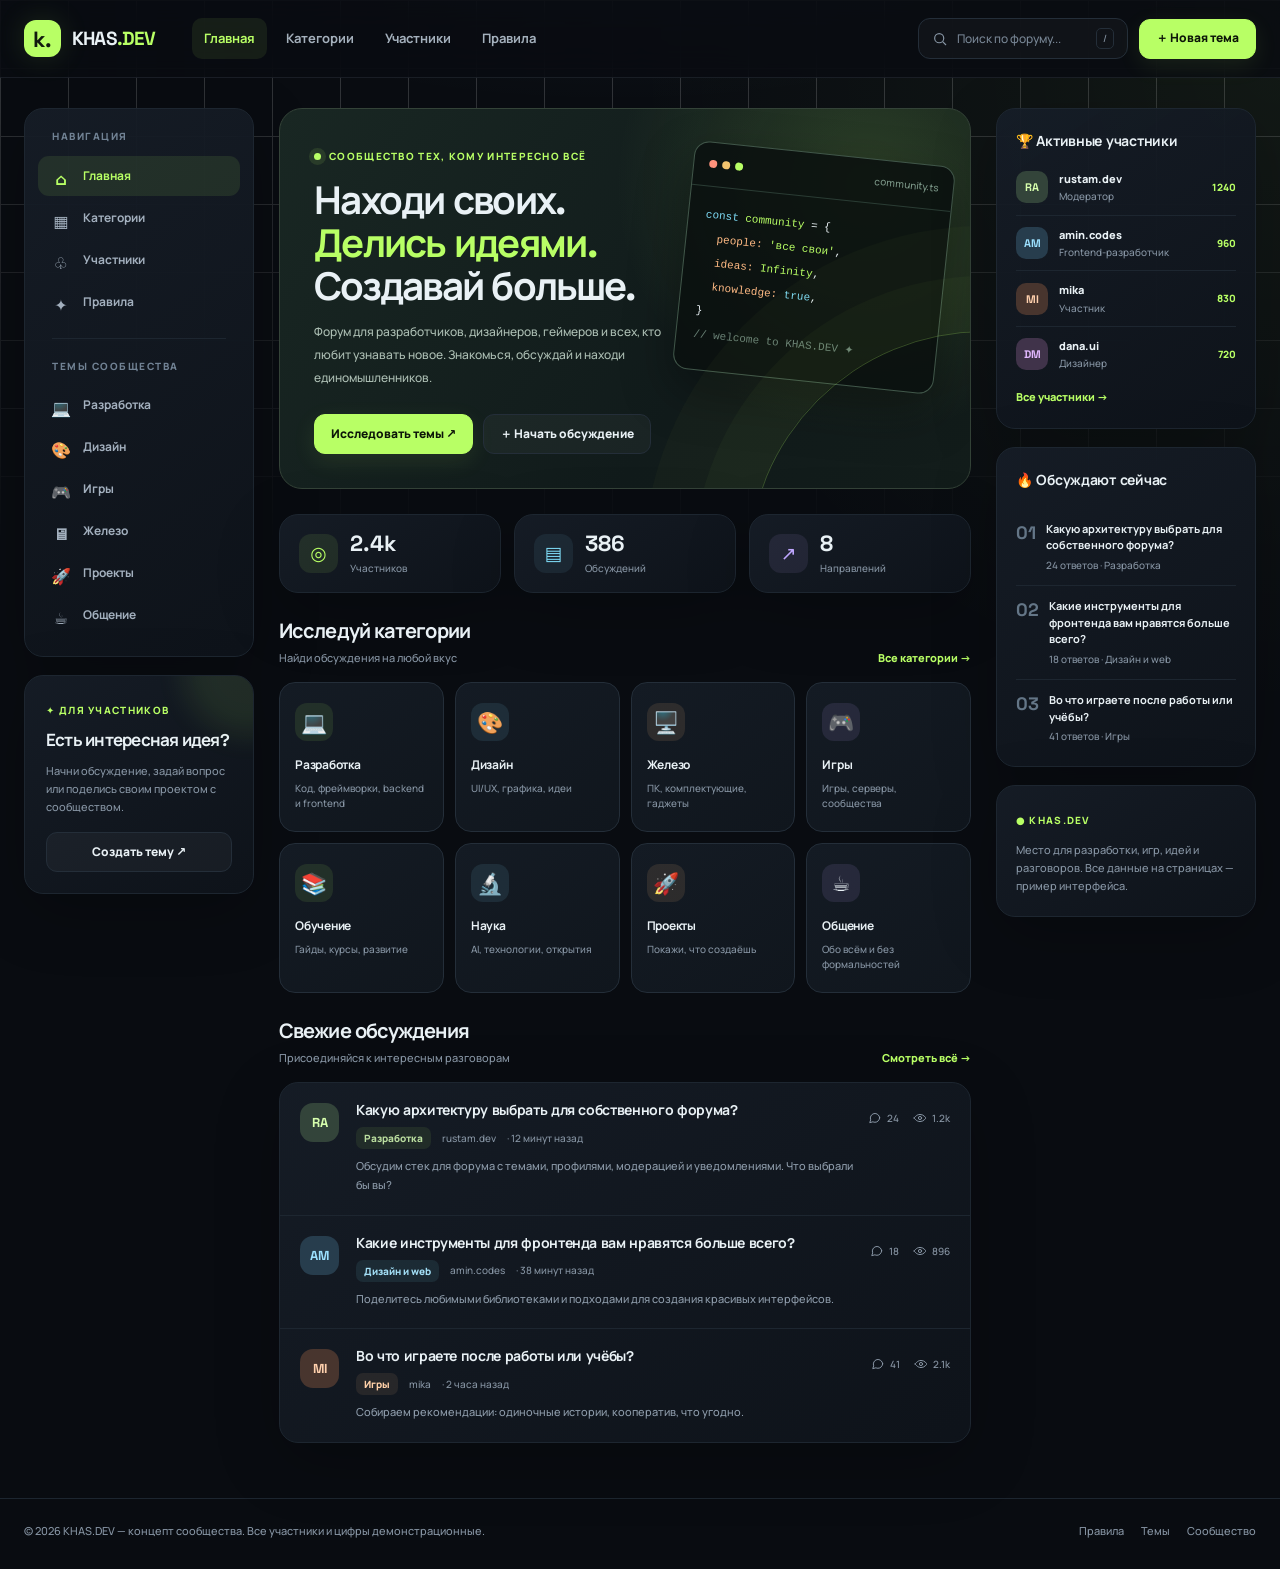
<file: index.html>
<!doctype html>
<html lang="ru">
<head>
<meta charset="utf-8">
<meta name="viewport" content="width=device-width, initial-scale=1">
<meta name="theme-color" content="#090c11">
<meta name="description" content="Форум сообщества KHAS.DEV: обсуждения, разработка, дизайн, игры и многое другое.">
<title>Главная — KHAS.DEV</title>
<link rel="stylesheet" href="style.css">
</head>
<body>
<header class="site-header"><div class="container header-inner">
      <a href="index.html" class="brand" aria-label="KHAS.DEV — главная"><span class="brand-mark">k.</span><span class="brand-word">KHAS<span>.DEV</span></span></a>
      <nav class="header-nav" aria-label="Главное меню"><a href="index.html" class="is-active" aria-current="page">Главная</a><a href="categories.html" >Категории</a><a href="members.html" >Участники</a><a href="rules.html" >Правила</a></nav>
      <div class="header-actions"><label class="searchbox" title="Поиск — элемент демонстрационного дизайна"><svg viewBox="0 0 24 24" fill="none" stroke="currentColor" stroke-width="1.8" aria-hidden="true"><circle cx="10.8" cy="10.8" r="6.8"/><path d="m16 16 5 5"/></svg><input aria-label="Поиск (демо)" placeholder="Поиск по форуму..." type="search" disabled><span class="kbd">/</span></label><a class="btn btn-primary" href="new-topic.html">＋ Новая тема</a></div>
    </div></header>
<div class="container main-layout">
<aside class="left-sidebar sidebar-sticky" aria-label="Боковое меню">
       <div class="panel side-panel"><span class="side-label">Навигация</span><a class="side-link active" href="index.html"><span class="side-icon">⌂</span>Главная</a><a class="side-link " href="categories.html"><span class="side-icon">▦</span>Категории</a><a class="side-link " href="members.html"><span class="side-icon">♧</span>Участники</a><a class="side-link " href="rules.html"><span class="side-icon">✦</span>Правила</a><div class="side-sep"></div><span class="side-label">Темы сообщества</span><a class="side-link" href="categories.html#development"><span class="side-icon">💻</span>Разработка</a><a class="side-link" href="categories.html#design"><span class="side-icon">🎨</span>Дизайн</a><a class="side-link" href="categories.html#gaming"><span class="side-icon">🎮</span>Игры</a><a class="side-link" href="categories.html#hardware"><span class="side-icon">🖥</span>Железо</a><a class="side-link" href="categories.html#projects"><span class="side-icon">🚀</span>Проекты</a><a class="side-link" href="categories.html#talk"><span class="side-icon">☕</span>Общение</a></div>
       <div class="panel help-card"><span class="mini-label">✦ Для участников</span><h3>Есть интересная идея?</h3><p>Начни обсуждение, задай вопрос или поделись своим проектом с сообществом.</p><a class="btn btn-soft" href="new-topic.html">Создать тему ↗</a></div>
    </aside>
<main class="page-main" id="main-content">

<section class="hero anim-in"><div class="hero-content"><span class="eyebrow"><span class="live-dot"></span>Сообщество тех, кому интересно всё</span><h1>Находи своих.<br><em>Делись идеями.</em><br>Создавай больше.</h1><p>Форум для разработчиков, дизайнеров, геймеров и всех, кто любит узнавать новое. Знакомься, обсуждай и находи единомышленников.</p><div class="hero-actions"><a class="btn btn-primary" href="categories.html">Исследовать темы ↗</a><a class="btn btn-soft" href="new-topic.html">＋ Начать обсуждение</a></div></div>
<div class="hero-visual" aria-hidden="true"><div class="code-window"><div class="window-top"><span></span><span></span><span></span><small>community.ts</small></div><div class="code-lines"><div><span class="blue">const</span> <span class="green">community</span> = {</div><div>&nbsp; <span class="orange">people:</span> <span class="green">'все свои'</span>,</div><div>&nbsp; <span class="orange">ideas:</span> <span class="green">Infinity</span>,</div><div>&nbsp; <span class="orange">knowledge:</span> <span class="blue">true</span>,</div><div>}</div><div class="comment">// welcome to KHAS.DEV ✦</div></div></div></div></section>
<section class="stat-grid anim-in delay-1" aria-label="Демонстрационная статистика"><div class="panel stat"><span class="stat-icon">◎</span><div><strong>2.4k</strong><small>Участников</small></div></div><div class="panel stat"><span class="stat-icon">▤</span><div><strong>386</strong><small>Обсуждений</small></div></div><div class="panel stat"><span class="stat-icon">↗</span><div><strong>8</strong><small>Направлений</small></div></div></section>
<section class="anim-in delay-2"><div class="section-header"><div><h2>Исследуй категории</h2><p>Найди обсуждения на любой вкус</p></div><a class="view-all" href="categories.html">Все категории →</a></div><div class="category-grid"><a class="category-card" href="categories.html#development"><span class="category-emoji">💻</span><h3>Разработка</h3><p>Код, фреймворки, backend и frontend</p></a><a class="category-card" href="categories.html#design"><span class="category-emoji">🎨</span><h3>Дизайн</h3><p>UI/UX, графика, идеи</p></a><a class="category-card" href="categories.html#hardware"><span class="category-emoji">🖥️</span><h3>Железо</h3><p>ПК, комплектующие, гаджеты</p></a><a class="category-card" href="categories.html#gaming"><span class="category-emoji">🎮</span><h3>Игры</h3><p>Игры, серверы, сообщества</p></a><a class="category-card" href="categories.html#education"><span class="category-emoji">📚</span><h3>Обучение</h3><p>Гайды, курсы, развитие</p></a><a class="category-card" href="categories.html#science"><span class="category-emoji">🔬</span><h3>Наука</h3><p>AI, технологии, открытия</p></a><a class="category-card" href="categories.html#projects"><span class="category-emoji">🚀</span><h3>Проекты</h3><p>Покажи, что создаёшь</p></a><a class="category-card" href="categories.html#talk"><span class="category-emoji">☕</span><h3>Общение</h3><p>Обо всём и без формальностей</p></a></div></section>
<section class="anim-in delay-3"><div class="section-header"><div><h2>Свежие обсуждения</h2><p>Присоединяйся к интересным разговорам</p></div><a class="view-all" href="categories.html">Смотреть всё →</a></div><div class="panel thread-list"><article class="thread-card"><span class="avatar ">RA</span><div>
        <h3><a href="topic.html">Какую архитектуру выбрать для собственного форума?</a></h3>
        <div class="thread-details"><span class="tag ">Разработка</span><span>rustam.dev</span><span>· 12 минут назад</span></div>
        <p class="thread-excerpt">Обсудим стек для форума с темами, профилями, модерацией и уведомлениями. Что выбрали бы вы?</p>
    </div><div class="thread-metrics"><span class="metric"><svg viewBox="0 0 24 24" fill="none" stroke="currentColor" stroke-width="1.7" stroke-linecap="round" stroke-linejoin="round" aria-hidden="true"><path d="M20 11.5a7.9 7.9 0 0 1-8.1 7.8 8.2 8.2 0 0 1-3.5-.8L3 20l1.6-4.8a8 8 0 1 1 15.4-3.7Z"/></svg>24</span><span class="metric"><svg viewBox="0 0 24 24" fill="none" stroke="currentColor" stroke-width="1.7" stroke-linecap="round" stroke-linejoin="round" aria-hidden="true"><path d="M2 12s3.4-6.1 10-6.1S22 12 22 12s-3.4 6.1-10 6.1S2 12 2 12Z"/><circle cx="12" cy="12" r="2.7"/></svg>1.2k</span></div></article><article class="thread-card"><span class="avatar a2">AM</span><div>
        <h3><a href="topic-frontend.html">Какие инструменты для фронтенда вам нравятся больше всего?</a></h3>
        <div class="thread-details"><span class="tag blue">Дизайн и web</span><span>amin.codes</span><span>· 38 минут назад</span></div>
        <p class="thread-excerpt">Поделитесь любимыми библиотеками и подходами для создания красивых интерфейсов.</p>
    </div><div class="thread-metrics"><span class="metric"><svg viewBox="0 0 24 24" fill="none" stroke="currentColor" stroke-width="1.7" stroke-linecap="round" stroke-linejoin="round" aria-hidden="true"><path d="M20 11.5a7.9 7.9 0 0 1-8.1 7.8 8.2 8.2 0 0 1-3.5-.8L3 20l1.6-4.8a8 8 0 1 1 15.4-3.7Z"/></svg>18</span><span class="metric"><svg viewBox="0 0 24 24" fill="none" stroke="currentColor" stroke-width="1.7" stroke-linecap="round" stroke-linejoin="round" aria-hidden="true"><path d="M2 12s3.4-6.1 10-6.1S22 12 22 12s-3.4 6.1-10 6.1S2 12 2 12Z"/><circle cx="12" cy="12" r="2.7"/></svg>896</span></div></article><article class="thread-card"><span class="avatar a3">MI</span><div>
        <h3><a href="topic-gaming.html">Во что играете после работы или учёбы?</a></h3>
        <div class="thread-details"><span class="tag orange">Игры</span><span>mika</span><span>· 2 часа назад</span></div>
        <p class="thread-excerpt">Собираем рекомендации: одиночные истории, кооператив, что угодно.</p>
    </div><div class="thread-metrics"><span class="metric"><svg viewBox="0 0 24 24" fill="none" stroke="currentColor" stroke-width="1.7" stroke-linecap="round" stroke-linejoin="round" aria-hidden="true"><path d="M20 11.5a7.9 7.9 0 0 1-8.1 7.8 8.2 8.2 0 0 1-3.5-.8L3 20l1.6-4.8a8 8 0 1 1 15.4-3.7Z"/></svg>41</span><span class="metric"><svg viewBox="0 0 24 24" fill="none" stroke="currentColor" stroke-width="1.7" stroke-linecap="round" stroke-linejoin="round" aria-hidden="true"><path d="M2 12s3.4-6.1 10-6.1S22 12 22 12s-3.4 6.1-10 6.1S2 12 2 12Z"/><circle cx="12" cy="12" r="2.7"/></svg>2.1k</span></div></article></div></section>

</main>
<aside class="right-sidebar sidebar-sticky" aria-label="Информация сообщества"><div class="panel right-card"><h3>🏆 Активные участники</h3><div class="top-member"><span class="avatar ">RA</span><span class="member-text"><strong>rustam.dev</strong><small>Модератор</small></span><span class="member-score">1240</span></div><div class="top-member"><span class="avatar a2">AM</span><span class="member-text"><strong>amin.codes</strong><small>Frontend-разработчик</small></span><span class="member-score">960</span></div><div class="top-member"><span class="avatar a3">MI</span><span class="member-text"><strong>mika</strong><small>Участник</small></span><span class="member-score">830</span></div><div class="top-member"><span class="avatar a4">DM</span><span class="member-text"><strong>dana.ui</strong><small>Дизайнер</small></span><span class="member-score">720</span></div><a class="view-all" href="members.html" style="display:inline-block;margin-top:16px">Все участники →</a></div><div class="panel right-card"><h3>🔥 Обсуждают сейчас</h3><div class="trending-item"><span class="trend-num">01</span><div><a href="topic.html"><strong>Какую архитектуру выбрать для собственного форума?</strong></a><small>24 ответов · Разработка</small></div></div><div class="trending-item"><span class="trend-num">02</span><div><a href="topic-frontend.html"><strong>Какие инструменты для фронтенда вам нравятся больше всего?</strong></a><small>18 ответов · Дизайн и web</small></div></div><div class="trending-item"><span class="trend-num">03</span><div><a href="topic-gaming.html"><strong>Во что играете после работы или учёбы?</strong></a><small>41 ответов · Игры</small></div></div></div><div class="panel right-card"><span class="mini-label">● KHAS.DEV</span><p class="muted" style="font-size:11px;margin:11px 0 0">Место для разработки, игр, идей и разговоров. Все данные на страницах — пример интерфейса.</p></div></aside>
</div>
<footer class="footer"><div class="container footer-inner"><span>© 2026 KHAS.DEV — концепт сообщества. Все участники и цифры демонстрационные.</span><div class="footer-links"><a href="rules.html">Правила</a><a href="categories.html">Темы</a><a href="members.html">Сообщество</a></div></div></footer>
</body>
</html>
</file>
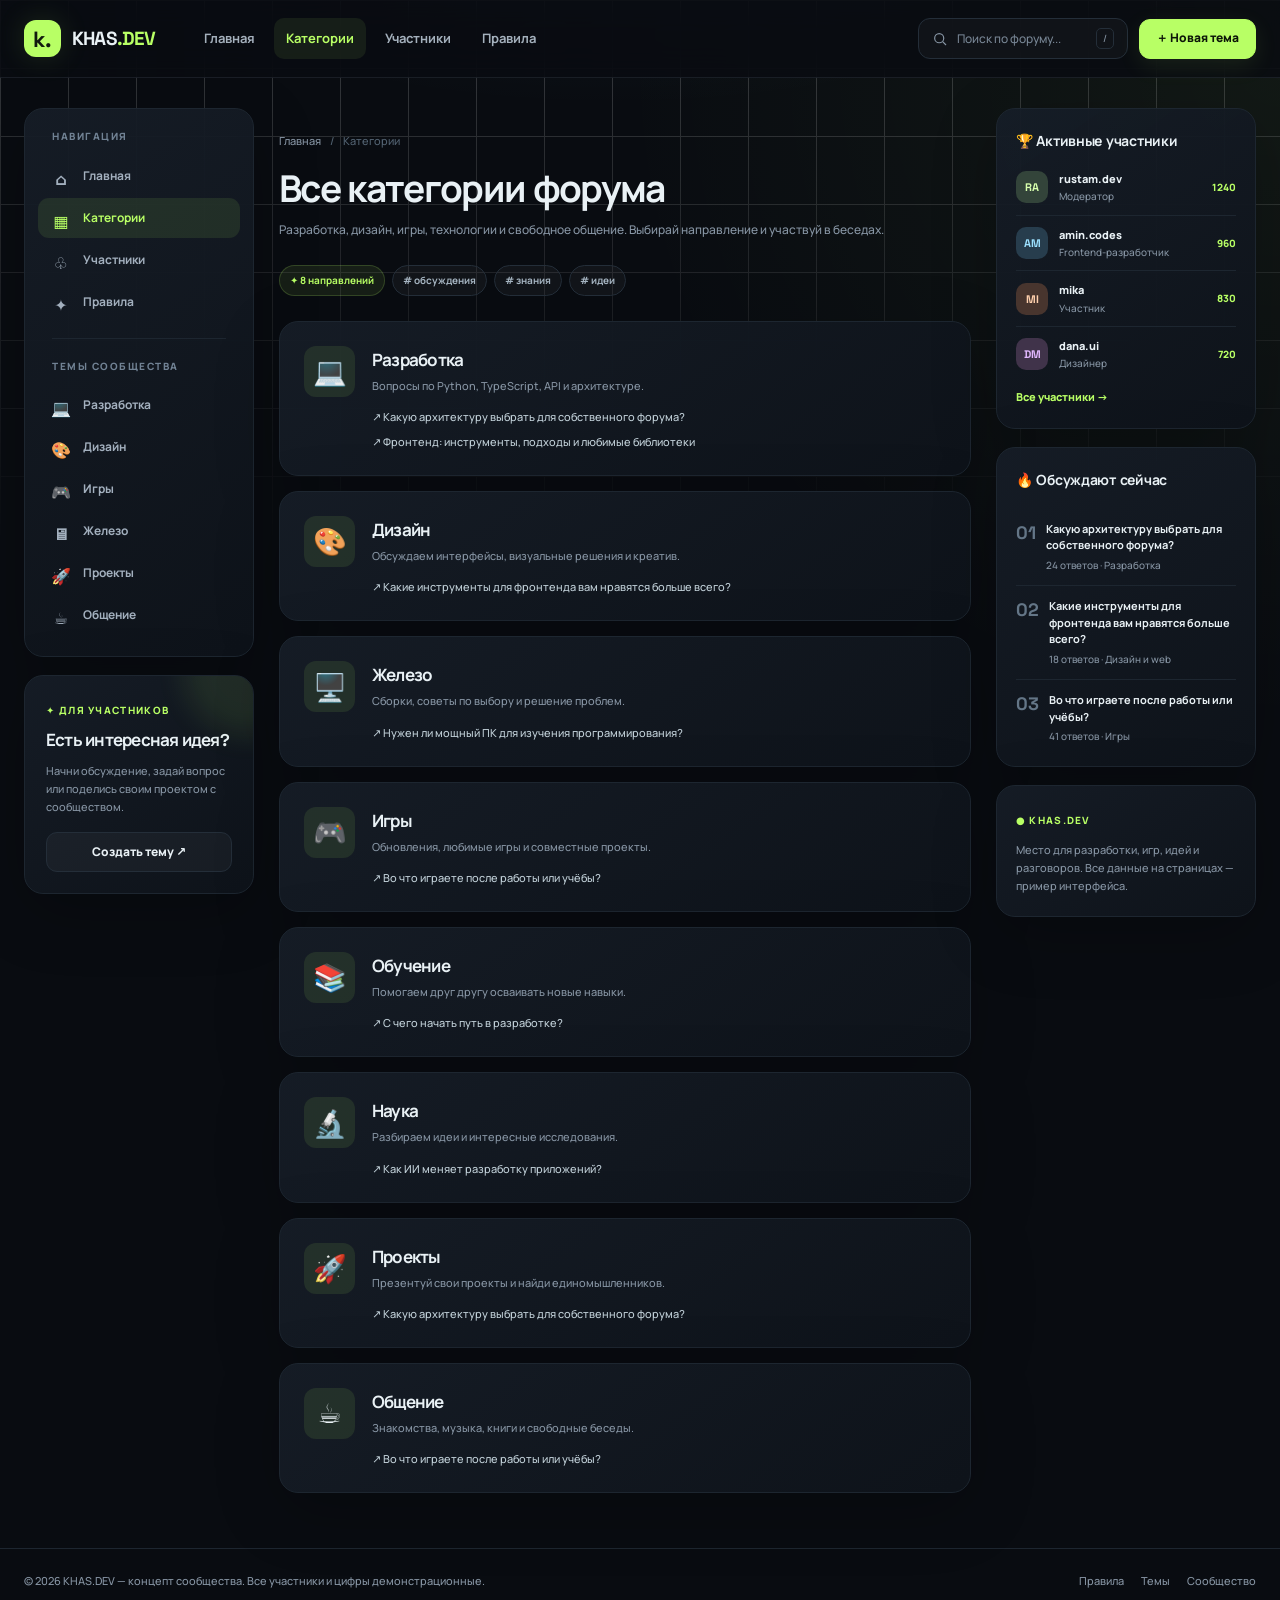
<file: categories.html>
<!doctype html>
<html lang="ru">
<head>
<meta charset="utf-8">
<meta name="viewport" content="width=device-width, initial-scale=1">
<meta name="theme-color" content="#090c11">
<meta name="description" content="Форум сообщества KHAS.DEV: обсуждения, разработка, дизайн, игры и многое другое.">
<title>Категории — KHAS.DEV</title>
<link rel="stylesheet" href="style.css">
</head>
<body>
<header class="site-header"><div class="container header-inner">
      <a href="index.html" class="brand" aria-label="KHAS.DEV — главная"><span class="brand-mark">k.</span><span class="brand-word">KHAS<span>.DEV</span></span></a>
      <nav class="header-nav" aria-label="Главное меню"><a href="index.html" >Главная</a><a href="categories.html" class="is-active" aria-current="page">Категории</a><a href="members.html" >Участники</a><a href="rules.html" >Правила</a></nav>
      <div class="header-actions"><label class="searchbox" title="Поиск — элемент демонстрационного дизайна"><svg viewBox="0 0 24 24" fill="none" stroke="currentColor" stroke-width="1.8" aria-hidden="true"><circle cx="10.8" cy="10.8" r="6.8"/><path d="m16 16 5 5"/></svg><input aria-label="Поиск (демо)" placeholder="Поиск по форуму..." type="search" disabled><span class="kbd">/</span></label><a class="btn btn-primary" href="new-topic.html">＋ Новая тема</a></div>
    </div></header>
<div class="container main-layout">
<aside class="left-sidebar sidebar-sticky" aria-label="Боковое меню">
       <div class="panel side-panel"><span class="side-label">Навигация</span><a class="side-link " href="index.html"><span class="side-icon">⌂</span>Главная</a><a class="side-link active" href="categories.html"><span class="side-icon">▦</span>Категории</a><a class="side-link " href="members.html"><span class="side-icon">♧</span>Участники</a><a class="side-link " href="rules.html"><span class="side-icon">✦</span>Правила</a><div class="side-sep"></div><span class="side-label">Темы сообщества</span><a class="side-link" href="categories.html#development"><span class="side-icon">💻</span>Разработка</a><a class="side-link" href="categories.html#design"><span class="side-icon">🎨</span>Дизайн</a><a class="side-link" href="categories.html#gaming"><span class="side-icon">🎮</span>Игры</a><a class="side-link" href="categories.html#hardware"><span class="side-icon">🖥</span>Железо</a><a class="side-link" href="categories.html#projects"><span class="side-icon">🚀</span>Проекты</a><a class="side-link" href="categories.html#talk"><span class="side-icon">☕</span>Общение</a></div>
       <div class="panel help-card"><span class="mini-label">✦ Для участников</span><h3>Есть интересная идея?</h3><p>Начни обсуждение, задай вопрос или поделись своим проектом с сообществом.</p><a class="btn btn-soft" href="new-topic.html">Создать тему ↗</a></div>
    </aside>
<main class="page-main" id="main-content">
<section class="page-heading anim-in"><div class="breadcrumbs"><a href="index.html">Главная</a><span>/</span><span>Категории</span></div><h1>Все категории форума</h1><p>Разработка, дизайн, игры, технологии и свободное общение. Выбирай направление и участвуй в беседах.</p></section><div class="pill-row anim-in delay-1"><span class="pill accent">✦ 8 направлений</span><span class="pill"># обсуждения</span><span class="pill"># знания</span><span class="pill"># идеи</span></div><section class="page-section anim-in delay-2"><article id="development" class="panel category-row"><span class="category-emoji">💻</span><div><h2>Разработка</h2><p>Вопросы по Python, TypeScript, API и архитектуре.</p><div class="category-links"><a href="topic.html">↗ Какую архитектуру выбрать для собственного форума?</a><a href="topic-frontend.html">↗ Фронтенд: инструменты, подходы и любимые библиотеки</a></div></div></article><article id="design" class="panel category-row"><span class="category-emoji">🎨</span><div><h2>Дизайн</h2><p>Обсуждаем интерфейсы, визуальные решения и креатив.</p><div class="category-links"><a href="topic-frontend.html">↗ Какие инструменты для фронтенда вам нравятся больше всего?</a></div></div></article><article id="hardware" class="panel category-row"><span class="category-emoji">🖥️</span><div><h2>Железо</h2><p>Сборки, советы по выбору и решение проблем.</p><div class="category-links"><a href="topic.html">↗ Нужен ли мощный ПК для изучения программирования?</a></div></div></article><article id="gaming" class="panel category-row"><span class="category-emoji">🎮</span><div><h2>Игры</h2><p>Обновления, любимые игры и совместные проекты.</p><div class="category-links"><a href="topic-gaming.html">↗ Во что играете после работы или учёбы?</a></div></div></article><article id="education" class="panel category-row"><span class="category-emoji">📚</span><div><h2>Обучение</h2><p>Помогаем друг другу осваивать новые навыки.</p><div class="category-links"><a href="topic-frontend.html">↗ С чего начать путь в разработке?</a></div></div></article><article id="science" class="panel category-row"><span class="category-emoji">🔬</span><div><h2>Наука</h2><p>Разбираем идеи и интересные исследования.</p><div class="category-links"><a href="topic.html">↗ Как ИИ меняет разработку приложений?</a></div></div></article><article id="projects" class="panel category-row"><span class="category-emoji">🚀</span><div><h2>Проекты</h2><p>Презентуй свои проекты и найди единомышленников.</p><div class="category-links"><a href="topic.html">↗ Какую архитектуру выбрать для собственного форума?</a></div></div></article><article id="talk" class="panel category-row"><span class="category-emoji">☕</span><div><h2>Общение</h2><p>Знакомства, музыка, книги и свободные беседы.</p><div class="category-links"><a href="topic-gaming.html">↗ Во что играете после работы или учёбы?</a></div></div></article></section>
</main>
<aside class="right-sidebar sidebar-sticky" aria-label="Информация сообщества"><div class="panel right-card"><h3>🏆 Активные участники</h3><div class="top-member"><span class="avatar ">RA</span><span class="member-text"><strong>rustam.dev</strong><small>Модератор</small></span><span class="member-score">1240</span></div><div class="top-member"><span class="avatar a2">AM</span><span class="member-text"><strong>amin.codes</strong><small>Frontend-разработчик</small></span><span class="member-score">960</span></div><div class="top-member"><span class="avatar a3">MI</span><span class="member-text"><strong>mika</strong><small>Участник</small></span><span class="member-score">830</span></div><div class="top-member"><span class="avatar a4">DM</span><span class="member-text"><strong>dana.ui</strong><small>Дизайнер</small></span><span class="member-score">720</span></div><a class="view-all" href="members.html" style="display:inline-block;margin-top:16px">Все участники →</a></div><div class="panel right-card"><h3>🔥 Обсуждают сейчас</h3><div class="trending-item"><span class="trend-num">01</span><div><a href="topic.html"><strong>Какую архитектуру выбрать для собственного форума?</strong></a><small>24 ответов · Разработка</small></div></div><div class="trending-item"><span class="trend-num">02</span><div><a href="topic-frontend.html"><strong>Какие инструменты для фронтенда вам нравятся больше всего?</strong></a><small>18 ответов · Дизайн и web</small></div></div><div class="trending-item"><span class="trend-num">03</span><div><a href="topic-gaming.html"><strong>Во что играете после работы или учёбы?</strong></a><small>41 ответов · Игры</small></div></div></div><div class="panel right-card"><span class="mini-label">● KHAS.DEV</span><p class="muted" style="font-size:11px;margin:11px 0 0">Место для разработки, игр, идей и разговоров. Все данные на страницах — пример интерфейса.</p></div></aside>
</div>
<footer class="footer"><div class="container footer-inner"><span>© 2026 KHAS.DEV — концепт сообщества. Все участники и цифры демонстрационные.</span><div class="footer-links"><a href="rules.html">Правила</a><a href="categories.html">Темы</a><a href="members.html">Сообщество</a></div></div></footer>
</body>
</html>
</file>
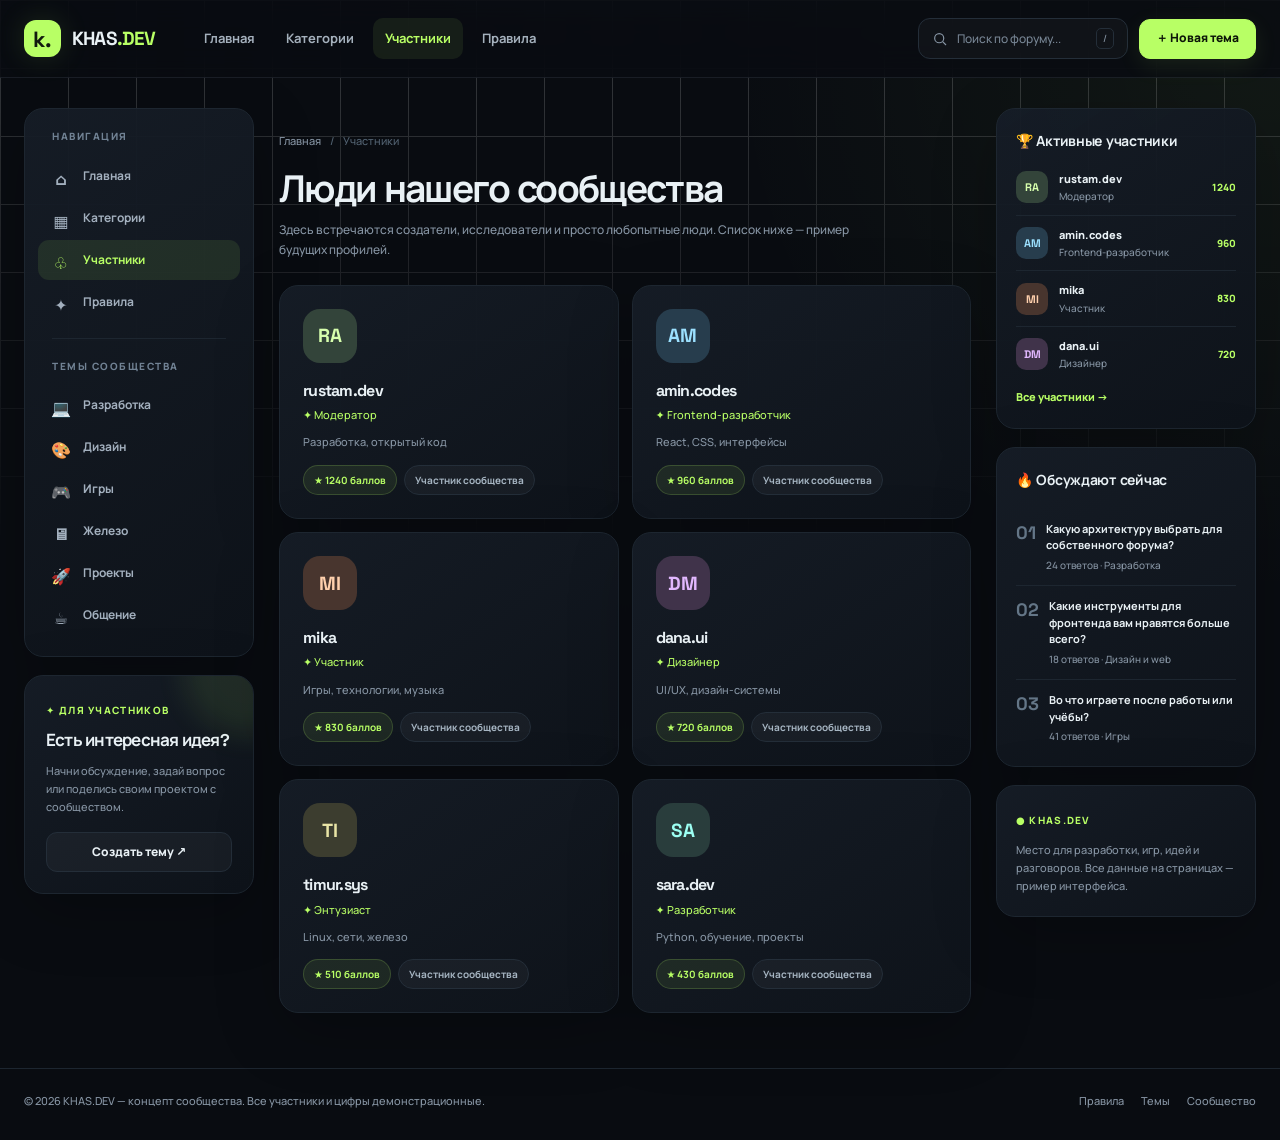
<file: members.html>
<!doctype html>
<html lang="ru">
<head>
<meta charset="utf-8">
<meta name="viewport" content="width=device-width, initial-scale=1">
<meta name="theme-color" content="#090c11">
<meta name="description" content="Форум сообщества KHAS.DEV: обсуждения, разработка, дизайн, игры и многое другое.">
<title>Участники — KHAS.DEV</title>
<link rel="stylesheet" href="style.css">
</head>
<body>
<header class="site-header"><div class="container header-inner">
      <a href="index.html" class="brand" aria-label="KHAS.DEV — главная"><span class="brand-mark">k.</span><span class="brand-word">KHAS<span>.DEV</span></span></a>
      <nav class="header-nav" aria-label="Главное меню"><a href="index.html" >Главная</a><a href="categories.html" >Категории</a><a href="members.html" class="is-active" aria-current="page">Участники</a><a href="rules.html" >Правила</a></nav>
      <div class="header-actions"><label class="searchbox" title="Поиск — элемент демонстрационного дизайна"><svg viewBox="0 0 24 24" fill="none" stroke="currentColor" stroke-width="1.8" aria-hidden="true"><circle cx="10.8" cy="10.8" r="6.8"/><path d="m16 16 5 5"/></svg><input aria-label="Поиск (демо)" placeholder="Поиск по форуму..." type="search" disabled><span class="kbd">/</span></label><a class="btn btn-primary" href="new-topic.html">＋ Новая тема</a></div>
    </div></header>
<div class="container main-layout">
<aside class="left-sidebar sidebar-sticky" aria-label="Боковое меню">
       <div class="panel side-panel"><span class="side-label">Навигация</span><a class="side-link " href="index.html"><span class="side-icon">⌂</span>Главная</a><a class="side-link " href="categories.html"><span class="side-icon">▦</span>Категории</a><a class="side-link active" href="members.html"><span class="side-icon">♧</span>Участники</a><a class="side-link " href="rules.html"><span class="side-icon">✦</span>Правила</a><div class="side-sep"></div><span class="side-label">Темы сообщества</span><a class="side-link" href="categories.html#development"><span class="side-icon">💻</span>Разработка</a><a class="side-link" href="categories.html#design"><span class="side-icon">🎨</span>Дизайн</a><a class="side-link" href="categories.html#gaming"><span class="side-icon">🎮</span>Игры</a><a class="side-link" href="categories.html#hardware"><span class="side-icon">🖥</span>Железо</a><a class="side-link" href="categories.html#projects"><span class="side-icon">🚀</span>Проекты</a><a class="side-link" href="categories.html#talk"><span class="side-icon">☕</span>Общение</a></div>
       <div class="panel help-card"><span class="mini-label">✦ Для участников</span><h3>Есть интересная идея?</h3><p>Начни обсуждение, задай вопрос или поделись своим проектом с сообществом.</p><a class="btn btn-soft" href="new-topic.html">Создать тему ↗</a></div>
    </aside>
<main class="page-main" id="main-content">
<section class="page-heading anim-in"><div class="breadcrumbs"><a href="index.html">Главная</a><span>/</span><span>Участники</span></div><h1>Люди нашего сообщества</h1><p>Здесь встречаются создатели, исследователи и просто любопытные люди. Список ниже — пример будущих профилей.</p></section><section class="member-grid anim-in delay-1"><article class="panel member-card"><span class="avatar ">RA</span><h2>rustam.dev</h2><span class="member-role">✦ Модератор</span><p>Разработка, открытый код</p><div class="pill-row"><span class="pill accent">★ 1240 баллов</span><span class="pill">Участник сообщества</span></div></article><article class="panel member-card"><span class="avatar a2">AM</span><h2>amin.codes</h2><span class="member-role">✦ Frontend-разработчик</span><p>React, CSS, интерфейсы</p><div class="pill-row"><span class="pill accent">★ 960 баллов</span><span class="pill">Участник сообщества</span></div></article><article class="panel member-card"><span class="avatar a3">MI</span><h2>mika</h2><span class="member-role">✦ Участник</span><p>Игры, технологии, музыка</p><div class="pill-row"><span class="pill accent">★ 830 баллов</span><span class="pill">Участник сообщества</span></div></article><article class="panel member-card"><span class="avatar a4">DM</span><h2>dana.ui</h2><span class="member-role">✦ Дизайнер</span><p>UI/UX, дизайн-системы</p><div class="pill-row"><span class="pill accent">★ 720 баллов</span><span class="pill">Участник сообщества</span></div></article><article class="panel member-card"><span class="avatar a5">TI</span><h2>timur.sys</h2><span class="member-role">✦ Энтузиаст</span><p>Linux, сети, железо</p><div class="pill-row"><span class="pill accent">★ 510 баллов</span><span class="pill">Участник сообщества</span></div></article><article class="panel member-card"><span class="avatar a6">SA</span><h2>sara.dev</h2><span class="member-role">✦ Разработчик</span><p>Python, обучение, проекты</p><div class="pill-row"><span class="pill accent">★ 430 баллов</span><span class="pill">Участник сообщества</span></div></article></section>
</main>
<aside class="right-sidebar sidebar-sticky" aria-label="Информация сообщества"><div class="panel right-card"><h3>🏆 Активные участники</h3><div class="top-member"><span class="avatar ">RA</span><span class="member-text"><strong>rustam.dev</strong><small>Модератор</small></span><span class="member-score">1240</span></div><div class="top-member"><span class="avatar a2">AM</span><span class="member-text"><strong>amin.codes</strong><small>Frontend-разработчик</small></span><span class="member-score">960</span></div><div class="top-member"><span class="avatar a3">MI</span><span class="member-text"><strong>mika</strong><small>Участник</small></span><span class="member-score">830</span></div><div class="top-member"><span class="avatar a4">DM</span><span class="member-text"><strong>dana.ui</strong><small>Дизайнер</small></span><span class="member-score">720</span></div><a class="view-all" href="members.html" style="display:inline-block;margin-top:16px">Все участники →</a></div><div class="panel right-card"><h3>🔥 Обсуждают сейчас</h3><div class="trending-item"><span class="trend-num">01</span><div><a href="topic.html"><strong>Какую архитектуру выбрать для собственного форума?</strong></a><small>24 ответов · Разработка</small></div></div><div class="trending-item"><span class="trend-num">02</span><div><a href="topic-frontend.html"><strong>Какие инструменты для фронтенда вам нравятся больше всего?</strong></a><small>18 ответов · Дизайн и web</small></div></div><div class="trending-item"><span class="trend-num">03</span><div><a href="topic-gaming.html"><strong>Во что играете после работы или учёбы?</strong></a><small>41 ответов · Игры</small></div></div></div><div class="panel right-card"><span class="mini-label">● KHAS.DEV</span><p class="muted" style="font-size:11px;margin:11px 0 0">Место для разработки, игр, идей и разговоров. Все данные на страницах — пример интерфейса.</p></div></aside>
</div>
<footer class="footer"><div class="container footer-inner"><span>© 2026 KHAS.DEV — концепт сообщества. Все участники и цифры демонстрационные.</span><div class="footer-links"><a href="rules.html">Правила</a><a href="categories.html">Темы</a><a href="members.html">Сообщество</a></div></div></footer>
</body>
</html>
</file>
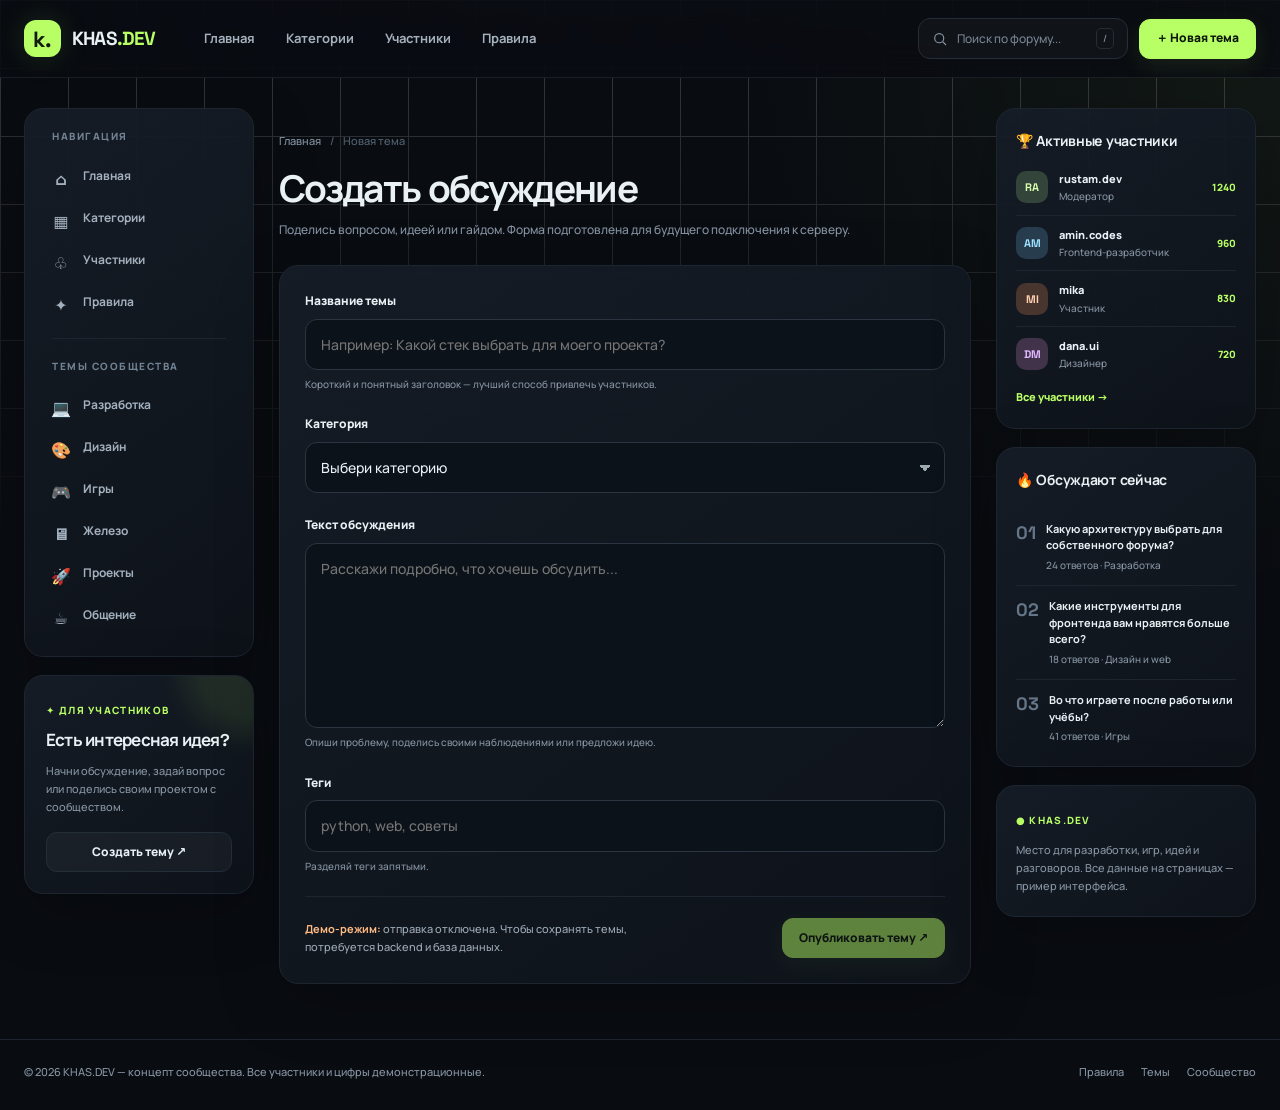
<file: new-topic.html>
<!doctype html>
<html lang="ru">
<head>
<meta charset="utf-8">
<meta name="viewport" content="width=device-width, initial-scale=1">
<meta name="theme-color" content="#090c11">
<meta name="description" content="Форум сообщества KHAS.DEV: обсуждения, разработка, дизайн, игры и многое другое.">
<title>Новая тема — KHAS.DEV</title>
<link rel="stylesheet" href="style.css">
</head>
<body>
<header class="site-header"><div class="container header-inner">
      <a href="index.html" class="brand" aria-label="KHAS.DEV — главная"><span class="brand-mark">k.</span><span class="brand-word">KHAS<span>.DEV</span></span></a>
      <nav class="header-nav" aria-label="Главное меню"><a href="index.html" >Главная</a><a href="categories.html" >Категории</a><a href="members.html" >Участники</a><a href="rules.html" >Правила</a></nav>
      <div class="header-actions"><label class="searchbox" title="Поиск — элемент демонстрационного дизайна"><svg viewBox="0 0 24 24" fill="none" stroke="currentColor" stroke-width="1.8" aria-hidden="true"><circle cx="10.8" cy="10.8" r="6.8"/><path d="m16 16 5 5"/></svg><input aria-label="Поиск (демо)" placeholder="Поиск по форуму..." type="search" disabled><span class="kbd">/</span></label><a class="btn btn-primary" href="new-topic.html">＋ Новая тема</a></div>
    </div></header>
<div class="container main-layout">
<aside class="left-sidebar sidebar-sticky" aria-label="Боковое меню">
       <div class="panel side-panel"><span class="side-label">Навигация</span><a class="side-link " href="index.html"><span class="side-icon">⌂</span>Главная</a><a class="side-link " href="categories.html"><span class="side-icon">▦</span>Категории</a><a class="side-link " href="members.html"><span class="side-icon">♧</span>Участники</a><a class="side-link " href="rules.html"><span class="side-icon">✦</span>Правила</a><div class="side-sep"></div><span class="side-label">Темы сообщества</span><a class="side-link" href="categories.html#development"><span class="side-icon">💻</span>Разработка</a><a class="side-link" href="categories.html#design"><span class="side-icon">🎨</span>Дизайн</a><a class="side-link" href="categories.html#gaming"><span class="side-icon">🎮</span>Игры</a><a class="side-link" href="categories.html#hardware"><span class="side-icon">🖥</span>Железо</a><a class="side-link" href="categories.html#projects"><span class="side-icon">🚀</span>Проекты</a><a class="side-link" href="categories.html#talk"><span class="side-icon">☕</span>Общение</a></div>
       <div class="panel help-card"><span class="mini-label">✦ Для участников</span><h3>Есть интересная идея?</h3><p>Начни обсуждение, задай вопрос или поделись своим проектом с сообществом.</p><a class="btn btn-soft" href="new-topic.html">Создать тему ↗</a></div>
    </aside>
<main class="page-main" id="main-content">
<section class="page-heading anim-in"><div class="breadcrumbs"><a href="index.html">Главная</a><span>/</span><span>Новая тема</span></div><h1>Создать обсуждение</h1><p>Поделись вопросом, идеей или гайдом. Форма подготовлена для будущего подключения к серверу.</p></section><form class="panel form-panel anim-in delay-1"><div class="field"><label for="topic-title">Название темы</label><input id="topic-title" type="text" placeholder="Например: Какой стек выбрать для моего проекта?" required maxlength="140"><small class="hint">Короткий и понятный заголовок — лучший способ привлечь участников.</small></div><div class="field"><label for="topic-category">Категория</label><select id="topic-category" required><option value="" selected disabled>Выбери категорию</option><option value="development">Разработка</option><option value="design">Дизайн</option><option value="hardware">Железо</option><option value="gaming">Игры</option><option value="education">Обучение</option><option value="science">Наука</option><option value="projects">Проекты</option><option value="talk">Общение</option></select></div><div class="field"><label for="topic-content">Текст обсуждения</label><textarea id="topic-content" placeholder="Расскажи подробно, что хочешь обсудить..." required></textarea><small class="hint">Опиши проблему, поделись своими наблюдениями или предложи идею.</small></div><div class="field"><label for="topic-tags">Теги</label><input id="topic-tags" placeholder="python, web, советы"><small class="hint">Разделяй теги запятыми.</small></div><div class="form-bottom"><span class="notice"><strong>Демо-режим:</strong> отправка отключена. Чтобы сохранять темы, потребуется backend и база данных.</span><button class="btn btn-primary" type="button" disabled>Опубликовать тему ↗</button></div></form>
</main>
<aside class="right-sidebar sidebar-sticky" aria-label="Информация сообщества"><div class="panel right-card"><h3>🏆 Активные участники</h3><div class="top-member"><span class="avatar ">RA</span><span class="member-text"><strong>rustam.dev</strong><small>Модератор</small></span><span class="member-score">1240</span></div><div class="top-member"><span class="avatar a2">AM</span><span class="member-text"><strong>amin.codes</strong><small>Frontend-разработчик</small></span><span class="member-score">960</span></div><div class="top-member"><span class="avatar a3">MI</span><span class="member-text"><strong>mika</strong><small>Участник</small></span><span class="member-score">830</span></div><div class="top-member"><span class="avatar a4">DM</span><span class="member-text"><strong>dana.ui</strong><small>Дизайнер</small></span><span class="member-score">720</span></div><a class="view-all" href="members.html" style="display:inline-block;margin-top:16px">Все участники →</a></div><div class="panel right-card"><h3>🔥 Обсуждают сейчас</h3><div class="trending-item"><span class="trend-num">01</span><div><a href="topic.html"><strong>Какую архитектуру выбрать для собственного форума?</strong></a><small>24 ответов · Разработка</small></div></div><div class="trending-item"><span class="trend-num">02</span><div><a href="topic-frontend.html"><strong>Какие инструменты для фронтенда вам нравятся больше всего?</strong></a><small>18 ответов · Дизайн и web</small></div></div><div class="trending-item"><span class="trend-num">03</span><div><a href="topic-gaming.html"><strong>Во что играете после работы или учёбы?</strong></a><small>41 ответов · Игры</small></div></div></div><div class="panel right-card"><span class="mini-label">● KHAS.DEV</span><p class="muted" style="font-size:11px;margin:11px 0 0">Место для разработки, игр, идей и разговоров. Все данные на страницах — пример интерфейса.</p></div></aside>
</div>
<footer class="footer"><div class="container footer-inner"><span>© 2026 KHAS.DEV — концепт сообщества. Все участники и цифры демонстрационные.</span><div class="footer-links"><a href="rules.html">Правила</a><a href="categories.html">Темы</a><a href="members.html">Сообщество</a></div></div></footer>
</body>
</html>
</file>
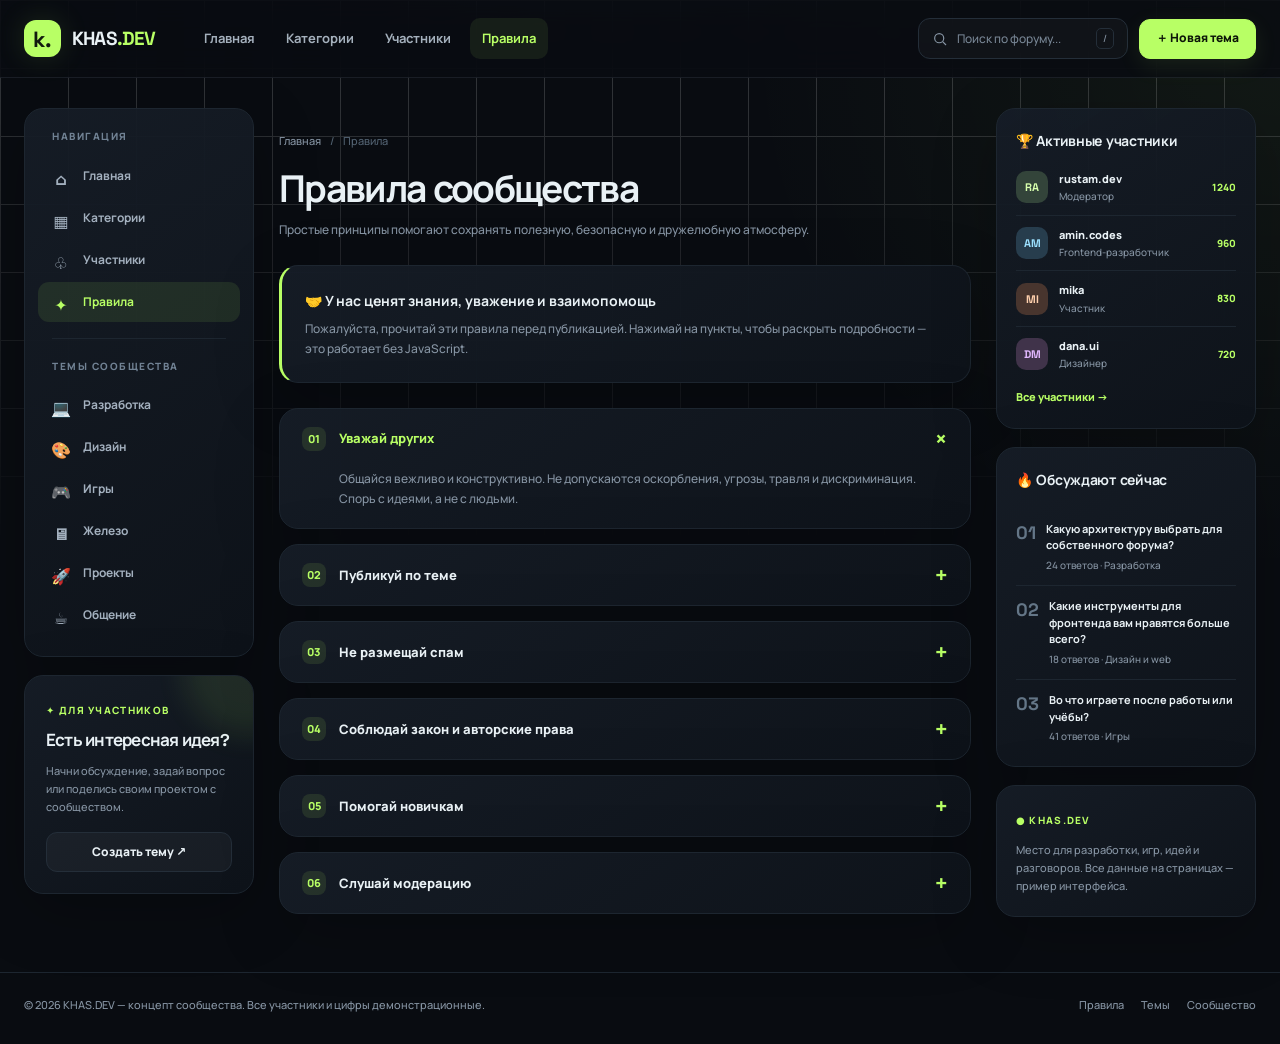
<file: rules.html>
<!doctype html>
<html lang="ru">
<head>
<meta charset="utf-8">
<meta name="viewport" content="width=device-width, initial-scale=1">
<meta name="theme-color" content="#090c11">
<meta name="description" content="Форум сообщества KHAS.DEV: обсуждения, разработка, дизайн, игры и многое другое.">
<title>Правила — KHAS.DEV</title>
<link rel="stylesheet" href="style.css">
</head>
<body>
<header class="site-header"><div class="container header-inner">
      <a href="index.html" class="brand" aria-label="KHAS.DEV — главная"><span class="brand-mark">k.</span><span class="brand-word">KHAS<span>.DEV</span></span></a>
      <nav class="header-nav" aria-label="Главное меню"><a href="index.html" >Главная</a><a href="categories.html" >Категории</a><a href="members.html" >Участники</a><a href="rules.html" class="is-active" aria-current="page">Правила</a></nav>
      <div class="header-actions"><label class="searchbox" title="Поиск — элемент демонстрационного дизайна"><svg viewBox="0 0 24 24" fill="none" stroke="currentColor" stroke-width="1.8" aria-hidden="true"><circle cx="10.8" cy="10.8" r="6.8"/><path d="m16 16 5 5"/></svg><input aria-label="Поиск (демо)" placeholder="Поиск по форуму..." type="search" disabled><span class="kbd">/</span></label><a class="btn btn-primary" href="new-topic.html">＋ Новая тема</a></div>
    </div></header>
<div class="container main-layout">
<aside class="left-sidebar sidebar-sticky" aria-label="Боковое меню">
       <div class="panel side-panel"><span class="side-label">Навигация</span><a class="side-link " href="index.html"><span class="side-icon">⌂</span>Главная</a><a class="side-link " href="categories.html"><span class="side-icon">▦</span>Категории</a><a class="side-link " href="members.html"><span class="side-icon">♧</span>Участники</a><a class="side-link active" href="rules.html"><span class="side-icon">✦</span>Правила</a><div class="side-sep"></div><span class="side-label">Темы сообщества</span><a class="side-link" href="categories.html#development"><span class="side-icon">💻</span>Разработка</a><a class="side-link" href="categories.html#design"><span class="side-icon">🎨</span>Дизайн</a><a class="side-link" href="categories.html#gaming"><span class="side-icon">🎮</span>Игры</a><a class="side-link" href="categories.html#hardware"><span class="side-icon">🖥</span>Железо</a><a class="side-link" href="categories.html#projects"><span class="side-icon">🚀</span>Проекты</a><a class="side-link" href="categories.html#talk"><span class="side-icon">☕</span>Общение</a></div>
       <div class="panel help-card"><span class="mini-label">✦ Для участников</span><h3>Есть интересная идея?</h3><p>Начни обсуждение, задай вопрос или поделись своим проектом с сообществом.</p><a class="btn btn-soft" href="new-topic.html">Создать тему ↗</a></div>
    </aside>
<main class="page-main" id="main-content">
<section class="page-heading anim-in"><div class="breadcrumbs"><a href="index.html">Главная</a><span>/</span><span>Правила</span></div><h1>Правила сообщества</h1><p>Простые принципы помогают сохранять полезную, безопасную и дружелюбную атмосферу.</p></section><div class="panel rules-intro anim-in delay-1"><strong>🤝 У нас ценят знания, уважение и взаимопомощь</strong><p>Пожалуйста, прочитай эти правила перед публикацией. Нажимай на пункты, чтобы раскрыть подробности — это работает без JavaScript.</p></div><section class="page-section anim-in delay-2"><details class="panel rule" open><summary><span class="rule-number">01</span>Уважай других</summary><p>Общайся вежливо и конструктивно. Не допускаются оскорбления, угрозы, травля и дискриминация. Спорь с идеями, а не с людьми.</p></details><details class="panel rule" ><summary><span class="rule-number">02</span>Публикуй по теме</summary><p>Выбирай подходящую категорию, используй понятный заголовок и описывай контекст. Это помогает другим находить ответы.</p></details><details class="panel rule" ><summary><span class="rule-number">03</span>Не размещай спам</summary><p>Массовая реклама, навязчивые ссылки, фальшивые розыгрыши и повторяющиеся сообщения запрещены.</p></details><details class="panel rule" ><summary><span class="rule-number">04</span>Соблюдай закон и авторские права</summary><p>Не публикуй украденные материалы, персональные данные без согласия, вредоносный контент или инструкции для противоправных действий.</p></details><details class="panel rule" ><summary><span class="rule-number">05</span>Помогай новичкам</summary><p>Задавать вопросы нормально. Если знаешь ответ — объясни понятно, предложи ресурсы и поддержи обсуждение.</p></details><details class="panel rule" ><summary><span class="rule-number">06</span>Слушай модерацию</summary><p>Модераторы могут переносить и закрывать темы, скрывать сообщения и ограничивать доступ при нарушениях. Вопросы по решениям решаются спокойно.</p></details></section>
</main>
<aside class="right-sidebar sidebar-sticky" aria-label="Информация сообщества"><div class="panel right-card"><h3>🏆 Активные участники</h3><div class="top-member"><span class="avatar ">RA</span><span class="member-text"><strong>rustam.dev</strong><small>Модератор</small></span><span class="member-score">1240</span></div><div class="top-member"><span class="avatar a2">AM</span><span class="member-text"><strong>amin.codes</strong><small>Frontend-разработчик</small></span><span class="member-score">960</span></div><div class="top-member"><span class="avatar a3">MI</span><span class="member-text"><strong>mika</strong><small>Участник</small></span><span class="member-score">830</span></div><div class="top-member"><span class="avatar a4">DM</span><span class="member-text"><strong>dana.ui</strong><small>Дизайнер</small></span><span class="member-score">720</span></div><a class="view-all" href="members.html" style="display:inline-block;margin-top:16px">Все участники →</a></div><div class="panel right-card"><h3>🔥 Обсуждают сейчас</h3><div class="trending-item"><span class="trend-num">01</span><div><a href="topic.html"><strong>Какую архитектуру выбрать для собственного форума?</strong></a><small>24 ответов · Разработка</small></div></div><div class="trending-item"><span class="trend-num">02</span><div><a href="topic-frontend.html"><strong>Какие инструменты для фронтенда вам нравятся больше всего?</strong></a><small>18 ответов · Дизайн и web</small></div></div><div class="trending-item"><span class="trend-num">03</span><div><a href="topic-gaming.html"><strong>Во что играете после работы или учёбы?</strong></a><small>41 ответов · Игры</small></div></div></div><div class="panel right-card"><span class="mini-label">● KHAS.DEV</span><p class="muted" style="font-size:11px;margin:11px 0 0">Место для разработки, игр, идей и разговоров. Все данные на страницах — пример интерфейса.</p></div></aside>
</div>
<footer class="footer"><div class="container footer-inner"><span>© 2026 KHAS.DEV — концепт сообщества. Все участники и цифры демонстрационные.</span><div class="footer-links"><a href="rules.html">Правила</a><a href="categories.html">Темы</a><a href="members.html">Сообщество</a></div></div></footer>
</body>
</html>
</file>
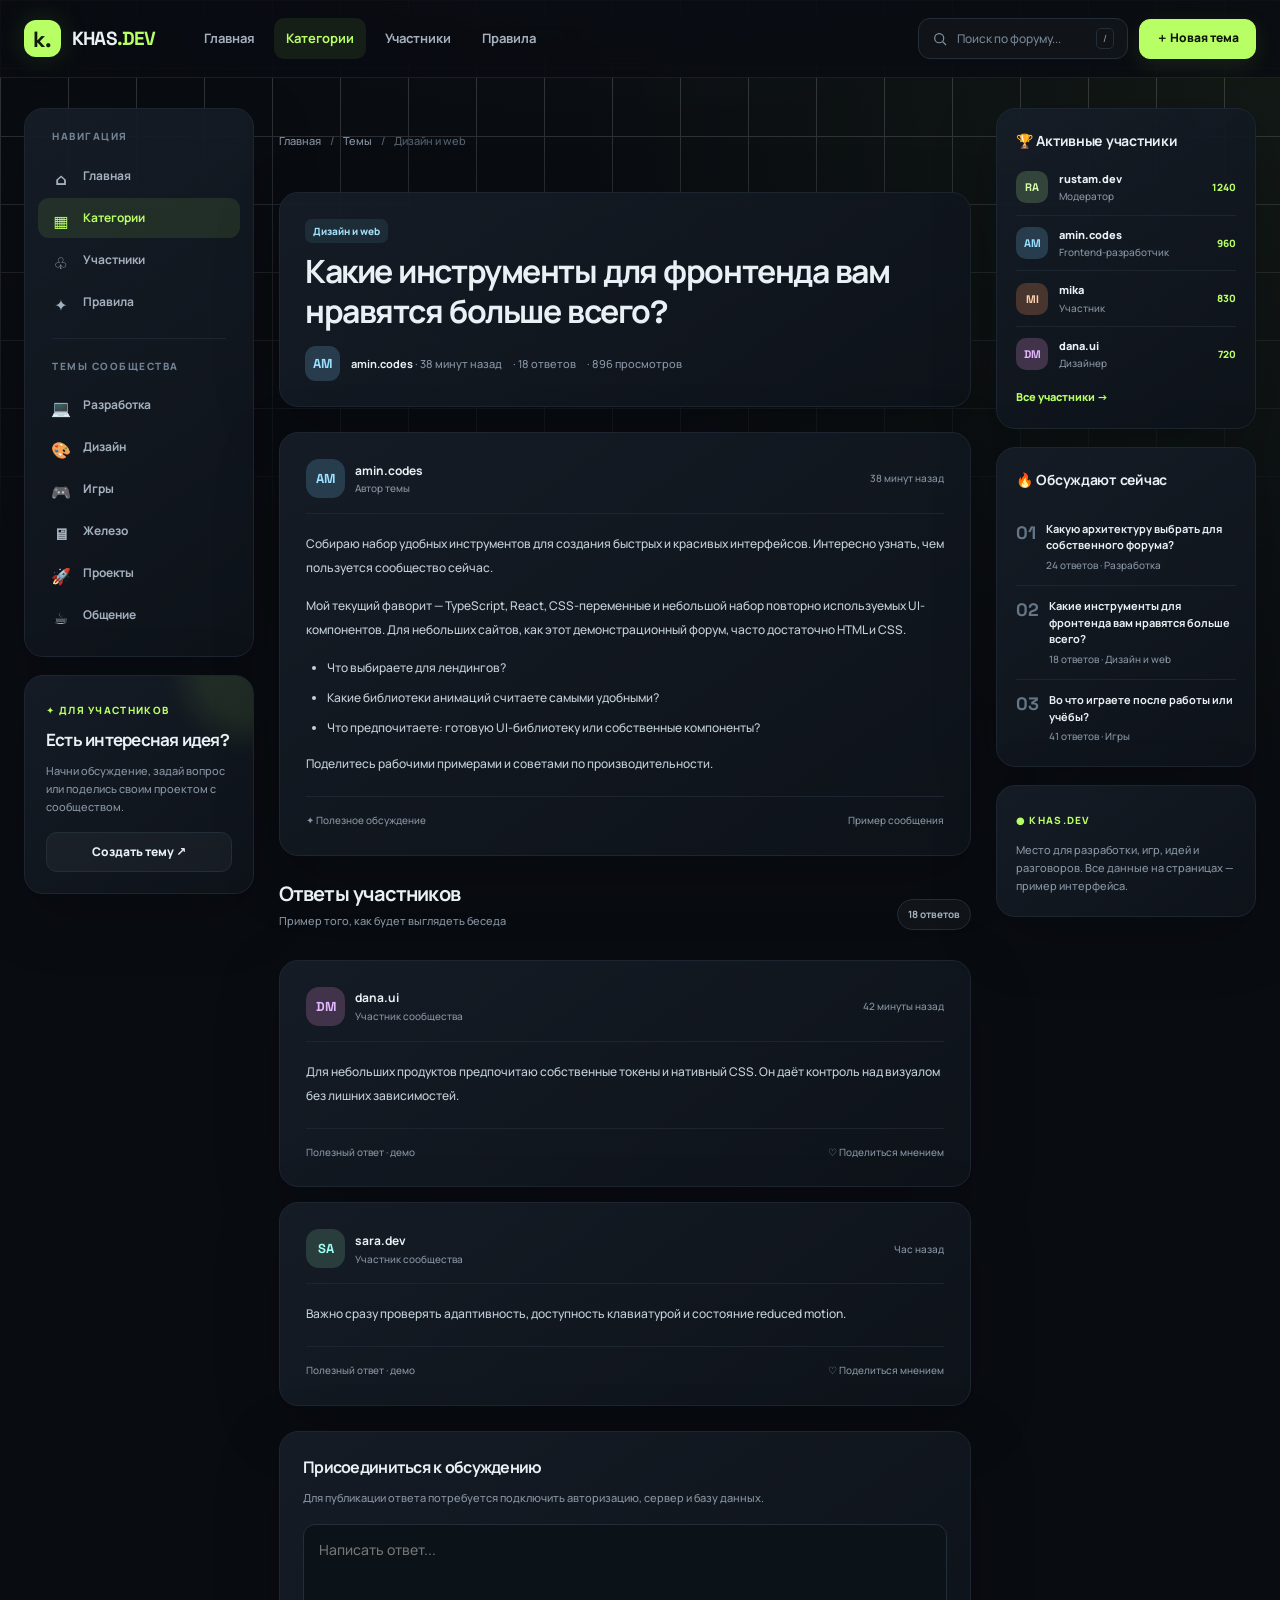
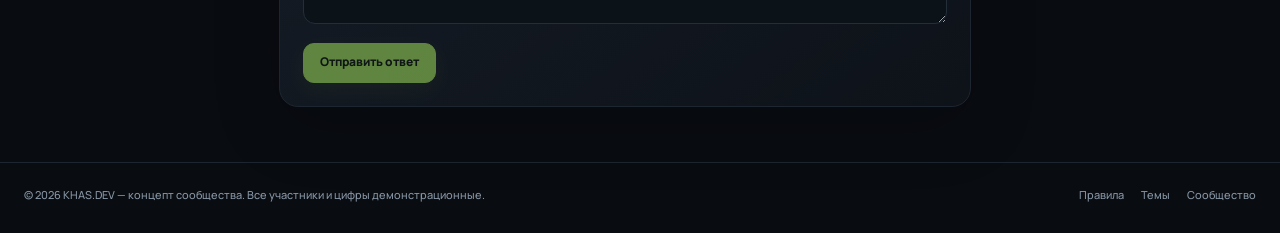
<file: topic-frontend.html>
<!doctype html>
<html lang="ru">
<head>
<meta charset="utf-8">
<meta name="viewport" content="width=device-width, initial-scale=1">
<meta name="theme-color" content="#090c11">
<meta name="description" content="Форум сообщества KHAS.DEV: обсуждения, разработка, дизайн, игры и многое другое.">
<title>Какие инструменты для фронтенда вам нравятся больше всего? — KHAS.DEV</title>
<link rel="stylesheet" href="style.css">
</head>
<body>
<header class="site-header"><div class="container header-inner">
      <a href="index.html" class="brand" aria-label="KHAS.DEV — главная"><span class="brand-mark">k.</span><span class="brand-word">KHAS<span>.DEV</span></span></a>
      <nav class="header-nav" aria-label="Главное меню"><a href="index.html" >Главная</a><a href="categories.html" class="is-active" aria-current="page">Категории</a><a href="members.html" >Участники</a><a href="rules.html" >Правила</a></nav>
      <div class="header-actions"><label class="searchbox" title="Поиск — элемент демонстрационного дизайна"><svg viewBox="0 0 24 24" fill="none" stroke="currentColor" stroke-width="1.8" aria-hidden="true"><circle cx="10.8" cy="10.8" r="6.8"/><path d="m16 16 5 5"/></svg><input aria-label="Поиск (демо)" placeholder="Поиск по форуму..." type="search" disabled><span class="kbd">/</span></label><a class="btn btn-primary" href="new-topic.html">＋ Новая тема</a></div>
    </div></header>
<div class="container main-layout">
<aside class="left-sidebar sidebar-sticky" aria-label="Боковое меню">
       <div class="panel side-panel"><span class="side-label">Навигация</span><a class="side-link " href="index.html"><span class="side-icon">⌂</span>Главная</a><a class="side-link active" href="categories.html"><span class="side-icon">▦</span>Категории</a><a class="side-link " href="members.html"><span class="side-icon">♧</span>Участники</a><a class="side-link " href="rules.html"><span class="side-icon">✦</span>Правила</a><div class="side-sep"></div><span class="side-label">Темы сообщества</span><a class="side-link" href="categories.html#development"><span class="side-icon">💻</span>Разработка</a><a class="side-link" href="categories.html#design"><span class="side-icon">🎨</span>Дизайн</a><a class="side-link" href="categories.html#gaming"><span class="side-icon">🎮</span>Игры</a><a class="side-link" href="categories.html#hardware"><span class="side-icon">🖥</span>Железо</a><a class="side-link" href="categories.html#projects"><span class="side-icon">🚀</span>Проекты</a><a class="side-link" href="categories.html#talk"><span class="side-icon">☕</span>Общение</a></div>
       <div class="panel help-card"><span class="mini-label">✦ Для участников</span><h3>Есть интересная идея?</h3><p>Начни обсуждение, задай вопрос или поделись своим проектом с сообществом.</p><a class="btn btn-soft" href="new-topic.html">Создать тему ↗</a></div>
    </aside>
<main class="page-main" id="main-content">
<section class="page-heading anim-in"><div class="breadcrumbs"><a href="index.html">Главная</a><span>/</span><a href="categories.html">Темы</a><span>/</span><span>Дизайн и web</span></div></section><article class="panel topic-header anim-in delay-1"><span class="tag blue">Дизайн и web</span><h1>Какие инструменты для фронтенда вам нравятся больше всего?</h1><div class="topic-author"><span class="avatar a2">AM</span><span><strong>amin.codes</strong> · 38 минут назад</span><span>· 18 ответов</span><span>· 896 просмотров</span></div></article><article class="panel topic-post anim-in delay-2"><div class="post-top"><div class="author-inline"><span class="avatar a2">AM</span><div><strong>amin.codes</strong><small>Автор темы</small></div></div><time>38 минут назад</time></div><div class="post-body"><p>Собираю набор удобных инструментов для создания быстрых и красивых интерфейсов. Интересно узнать, чем пользуется сообщество сейчас.</p><p>Мой текущий фаворит — TypeScript, React, CSS-переменные и небольшой набор повторно используемых UI-компонентов. Для небольших сайтов, как этот демонстрационный форум, часто достаточно HTML и CSS.</p><ul><li>Что выбираете для лендингов?</li><li>Какие библиотеки анимаций считаете самыми удобными?</li><li>Что предпочитаете: готовую UI-библиотеку или собственные компоненты?</li></ul><p>Поделитесь рабочими примерами и советами по производительности.</p></div><div class="post-footer"><span>✦ Полезное обсуждение</span><span>Пример сообщения</span></div></article><section class="page-section anim-in delay-3"><div class="section-header"><div><h2>Ответы участников</h2><p>Пример того, как будет выглядеть беседа</p></div><span class="pill">18 ответов</span></div><article class="panel topic-post"><div class="post-top"><div class="author-inline"><span class="avatar a4">DM</span><div><strong>dana.ui</strong><small>Участник сообщества</small></div></div><time>42 минуты назад</time></div><div class="post-body"><p>Для небольших продуктов предпочитаю собственные токены и нативный CSS. Он даёт контроль над визуалом без лишних зависимостей.</p></div><div class="post-footer"><span>Полезный ответ · демо</span><span>♡ Поделиться мнением</span></div></article><article class="panel topic-post"><div class="post-top"><div class="author-inline"><span class="avatar a6">SA</span><div><strong>sara.dev</strong><small>Участник сообщества</small></div></div><time>Час назад</time></div><div class="post-body"><p>Важно сразу проверять адаптивность, доступность клавиатурой и состояние reduced motion.</p></div><div class="post-footer"><span>Полезный ответ · демо</span><span>♡ Поделиться мнением</span></div></article></section><section class="panel reply-panel anim-in delay-4"><h2>Присоединиться к обсуждению</h2><p>Для публикации ответа потребуется подключить авторизацию, сервер и базу данных.</p><textarea disabled placeholder="Написать ответ..."></textarea><button type="button" class="btn btn-primary" disabled>Отправить ответ</button></section>
</main>
<aside class="right-sidebar sidebar-sticky" aria-label="Информация сообщества"><div class="panel right-card"><h3>🏆 Активные участники</h3><div class="top-member"><span class="avatar ">RA</span><span class="member-text"><strong>rustam.dev</strong><small>Модератор</small></span><span class="member-score">1240</span></div><div class="top-member"><span class="avatar a2">AM</span><span class="member-text"><strong>amin.codes</strong><small>Frontend-разработчик</small></span><span class="member-score">960</span></div><div class="top-member"><span class="avatar a3">MI</span><span class="member-text"><strong>mika</strong><small>Участник</small></span><span class="member-score">830</span></div><div class="top-member"><span class="avatar a4">DM</span><span class="member-text"><strong>dana.ui</strong><small>Дизайнер</small></span><span class="member-score">720</span></div><a class="view-all" href="members.html" style="display:inline-block;margin-top:16px">Все участники →</a></div><div class="panel right-card"><h3>🔥 Обсуждают сейчас</h3><div class="trending-item"><span class="trend-num">01</span><div><a href="topic.html"><strong>Какую архитектуру выбрать для собственного форума?</strong></a><small>24 ответов · Разработка</small></div></div><div class="trending-item"><span class="trend-num">02</span><div><a href="topic-frontend.html"><strong>Какие инструменты для фронтенда вам нравятся больше всего?</strong></a><small>18 ответов · Дизайн и web</small></div></div><div class="trending-item"><span class="trend-num">03</span><div><a href="topic-gaming.html"><strong>Во что играете после работы или учёбы?</strong></a><small>41 ответов · Игры</small></div></div></div><div class="panel right-card"><span class="mini-label">● KHAS.DEV</span><p class="muted" style="font-size:11px;margin:11px 0 0">Место для разработки, игр, идей и разговоров. Все данные на страницах — пример интерфейса.</p></div></aside>
</div>
<footer class="footer"><div class="container footer-inner"><span>© 2026 KHAS.DEV — концепт сообщества. Все участники и цифры демонстрационные.</span><div class="footer-links"><a href="rules.html">Правила</a><a href="categories.html">Темы</a><a href="members.html">Сообщество</a></div></div></footer>
</body>
</html>
</file>
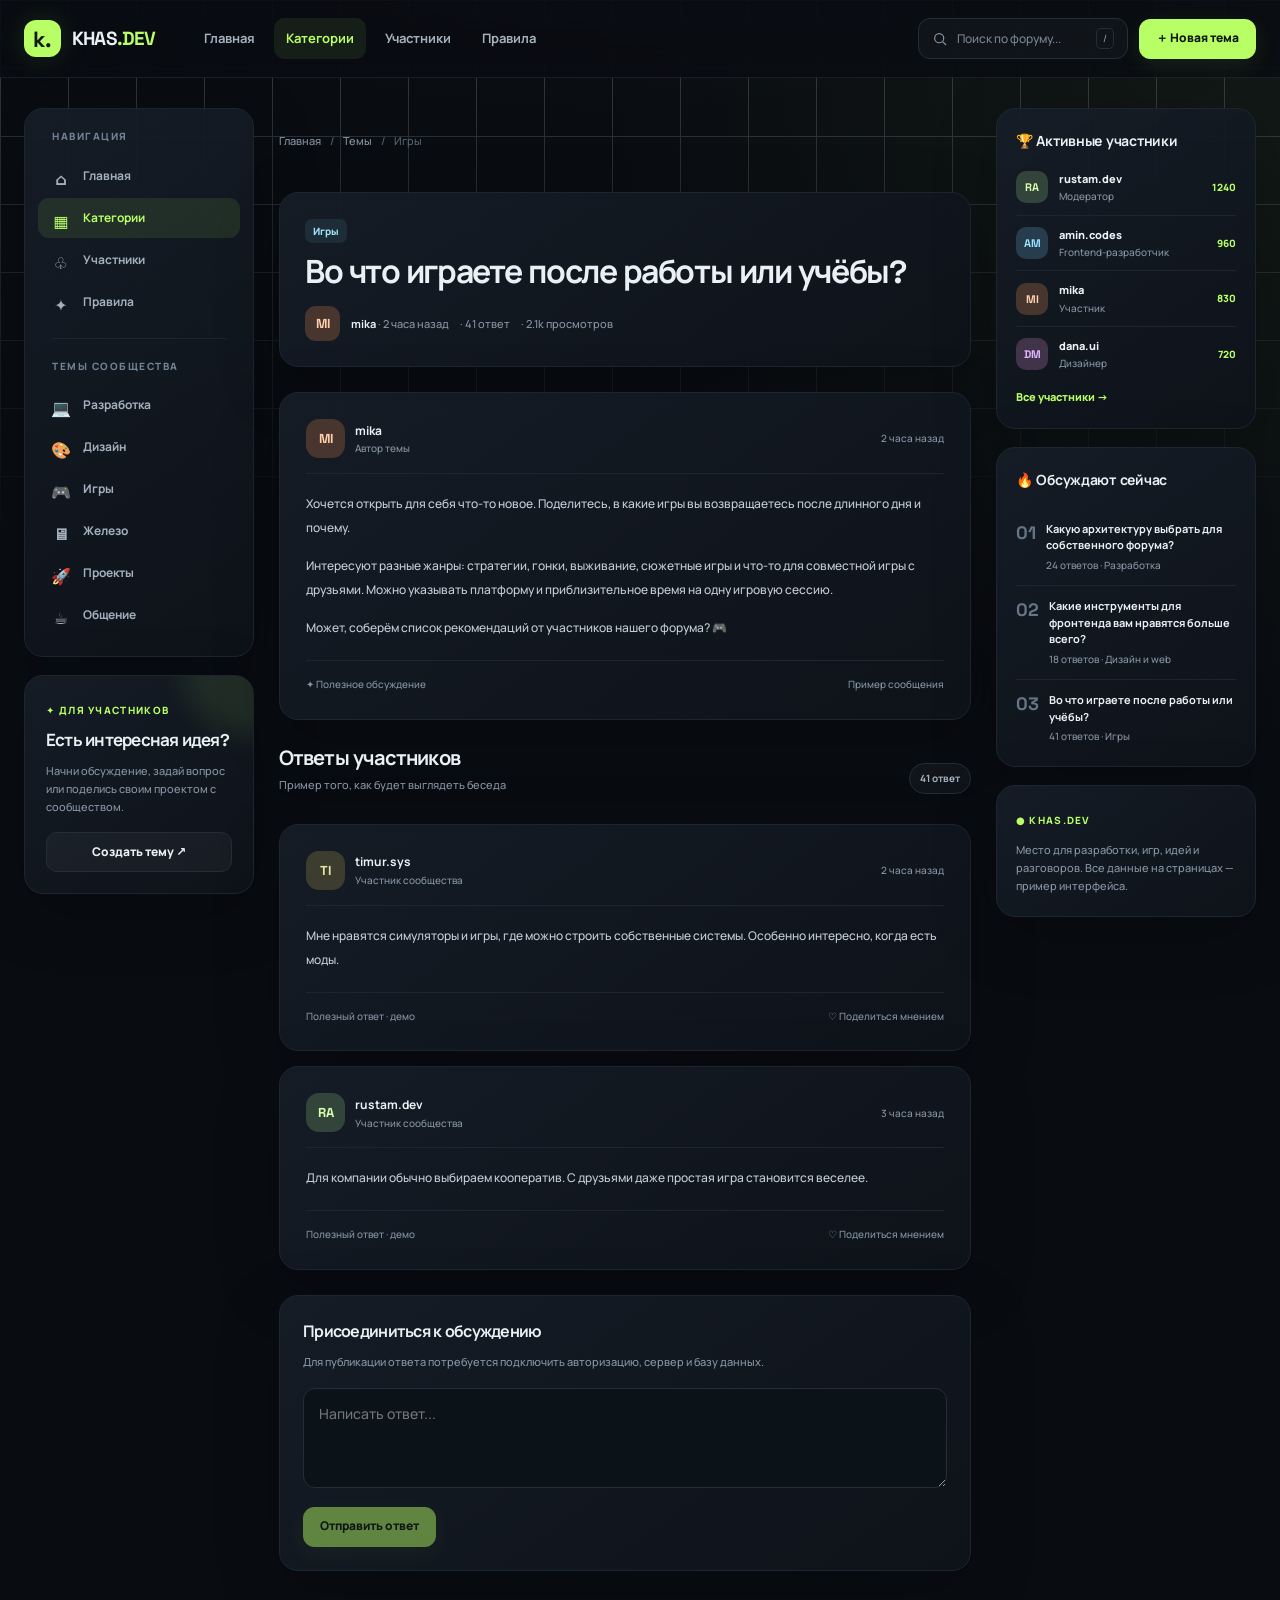
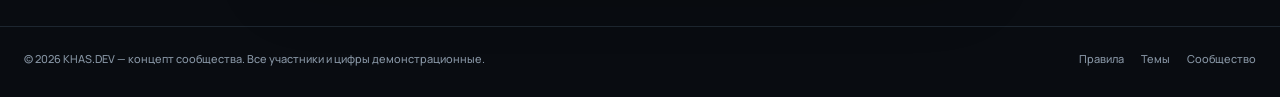
<file: topic-gaming.html>
<!doctype html>
<html lang="ru">
<head>
<meta charset="utf-8">
<meta name="viewport" content="width=device-width, initial-scale=1">
<meta name="theme-color" content="#090c11">
<meta name="description" content="Форум сообщества KHAS.DEV: обсуждения, разработка, дизайн, игры и многое другое.">
<title>Во что играете после работы или учёбы? — KHAS.DEV</title>
<link rel="stylesheet" href="style.css">
</head>
<body>
<header class="site-header"><div class="container header-inner">
      <a href="index.html" class="brand" aria-label="KHAS.DEV — главная"><span class="brand-mark">k.</span><span class="brand-word">KHAS<span>.DEV</span></span></a>
      <nav class="header-nav" aria-label="Главное меню"><a href="index.html" >Главная</a><a href="categories.html" class="is-active" aria-current="page">Категории</a><a href="members.html" >Участники</a><a href="rules.html" >Правила</a></nav>
      <div class="header-actions"><label class="searchbox" title="Поиск — элемент демонстрационного дизайна"><svg viewBox="0 0 24 24" fill="none" stroke="currentColor" stroke-width="1.8" aria-hidden="true"><circle cx="10.8" cy="10.8" r="6.8"/><path d="m16 16 5 5"/></svg><input aria-label="Поиск (демо)" placeholder="Поиск по форуму..." type="search" disabled><span class="kbd">/</span></label><a class="btn btn-primary" href="new-topic.html">＋ Новая тема</a></div>
    </div></header>
<div class="container main-layout">
<aside class="left-sidebar sidebar-sticky" aria-label="Боковое меню">
       <div class="panel side-panel"><span class="side-label">Навигация</span><a class="side-link " href="index.html"><span class="side-icon">⌂</span>Главная</a><a class="side-link active" href="categories.html"><span class="side-icon">▦</span>Категории</a><a class="side-link " href="members.html"><span class="side-icon">♧</span>Участники</a><a class="side-link " href="rules.html"><span class="side-icon">✦</span>Правила</a><div class="side-sep"></div><span class="side-label">Темы сообщества</span><a class="side-link" href="categories.html#development"><span class="side-icon">💻</span>Разработка</a><a class="side-link" href="categories.html#design"><span class="side-icon">🎨</span>Дизайн</a><a class="side-link" href="categories.html#gaming"><span class="side-icon">🎮</span>Игры</a><a class="side-link" href="categories.html#hardware"><span class="side-icon">🖥</span>Железо</a><a class="side-link" href="categories.html#projects"><span class="side-icon">🚀</span>Проекты</a><a class="side-link" href="categories.html#talk"><span class="side-icon">☕</span>Общение</a></div>
       <div class="panel help-card"><span class="mini-label">✦ Для участников</span><h3>Есть интересная идея?</h3><p>Начни обсуждение, задай вопрос или поделись своим проектом с сообществом.</p><a class="btn btn-soft" href="new-topic.html">Создать тему ↗</a></div>
    </aside>
<main class="page-main" id="main-content">
<section class="page-heading anim-in"><div class="breadcrumbs"><a href="index.html">Главная</a><span>/</span><a href="categories.html">Темы</a><span>/</span><span>Игры</span></div></section><article class="panel topic-header anim-in delay-1"><span class="tag blue">Игры</span><h1>Во что играете после работы или учёбы?</h1><div class="topic-author"><span class="avatar a3">MI</span><span><strong>mika</strong> · 2 часа назад</span><span>· 41 ответ</span><span>· 2.1k просмотров</span></div></article><article class="panel topic-post anim-in delay-2"><div class="post-top"><div class="author-inline"><span class="avatar a3">MI</span><div><strong>mika</strong><small>Автор темы</small></div></div><time>2 часа назад</time></div><div class="post-body"><p>Хочется открыть для себя что-то новое. Поделитесь, в какие игры вы возвращаетесь после длинного дня и почему.</p><p>Интересуют разные жанры: стратегии, гонки, выживание, сюжетные игры и что-то для совместной игры с друзьями. Можно указывать платформу и приблизительное время на одну игровую сессию.</p><p>Может, соберём список рекомендаций от участников нашего форума? 🎮</p></div><div class="post-footer"><span>✦ Полезное обсуждение</span><span>Пример сообщения</span></div></article><section class="page-section anim-in delay-3"><div class="section-header"><div><h2>Ответы участников</h2><p>Пример того, как будет выглядеть беседа</p></div><span class="pill">41 ответ</span></div><article class="panel topic-post"><div class="post-top"><div class="author-inline"><span class="avatar a5">TI</span><div><strong>timur.sys</strong><small>Участник сообщества</small></div></div><time>2 часа назад</time></div><div class="post-body"><p>Мне нравятся симуляторы и игры, где можно строить собственные системы. Особенно интересно, когда есть моды.</p></div><div class="post-footer"><span>Полезный ответ · демо</span><span>♡ Поделиться мнением</span></div></article><article class="panel topic-post"><div class="post-top"><div class="author-inline"><span class="avatar ">RA</span><div><strong>rustam.dev</strong><small>Участник сообщества</small></div></div><time>3 часа назад</time></div><div class="post-body"><p>Для компании обычно выбираем кооператив. С друзьями даже простая игра становится веселее.</p></div><div class="post-footer"><span>Полезный ответ · демо</span><span>♡ Поделиться мнением</span></div></article></section><section class="panel reply-panel anim-in delay-4"><h2>Присоединиться к обсуждению</h2><p>Для публикации ответа потребуется подключить авторизацию, сервер и базу данных.</p><textarea disabled placeholder="Написать ответ..."></textarea><button type="button" class="btn btn-primary" disabled>Отправить ответ</button></section>
</main>
<aside class="right-sidebar sidebar-sticky" aria-label="Информация сообщества"><div class="panel right-card"><h3>🏆 Активные участники</h3><div class="top-member"><span class="avatar ">RA</span><span class="member-text"><strong>rustam.dev</strong><small>Модератор</small></span><span class="member-score">1240</span></div><div class="top-member"><span class="avatar a2">AM</span><span class="member-text"><strong>amin.codes</strong><small>Frontend-разработчик</small></span><span class="member-score">960</span></div><div class="top-member"><span class="avatar a3">MI</span><span class="member-text"><strong>mika</strong><small>Участник</small></span><span class="member-score">830</span></div><div class="top-member"><span class="avatar a4">DM</span><span class="member-text"><strong>dana.ui</strong><small>Дизайнер</small></span><span class="member-score">720</span></div><a class="view-all" href="members.html" style="display:inline-block;margin-top:16px">Все участники →</a></div><div class="panel right-card"><h3>🔥 Обсуждают сейчас</h3><div class="trending-item"><span class="trend-num">01</span><div><a href="topic.html"><strong>Какую архитектуру выбрать для собственного форума?</strong></a><small>24 ответов · Разработка</small></div></div><div class="trending-item"><span class="trend-num">02</span><div><a href="topic-frontend.html"><strong>Какие инструменты для фронтенда вам нравятся больше всего?</strong></a><small>18 ответов · Дизайн и web</small></div></div><div class="trending-item"><span class="trend-num">03</span><div><a href="topic-gaming.html"><strong>Во что играете после работы или учёбы?</strong></a><small>41 ответов · Игры</small></div></div></div><div class="panel right-card"><span class="mini-label">● KHAS.DEV</span><p class="muted" style="font-size:11px;margin:11px 0 0">Место для разработки, игр, идей и разговоров. Все данные на страницах — пример интерфейса.</p></div></aside>
</div>
<footer class="footer"><div class="container footer-inner"><span>© 2026 KHAS.DEV — концепт сообщества. Все участники и цифры демонстрационные.</span><div class="footer-links"><a href="rules.html">Правила</a><a href="categories.html">Темы</a><a href="members.html">Сообщество</a></div></div></footer>
</body>
</html>
</file>
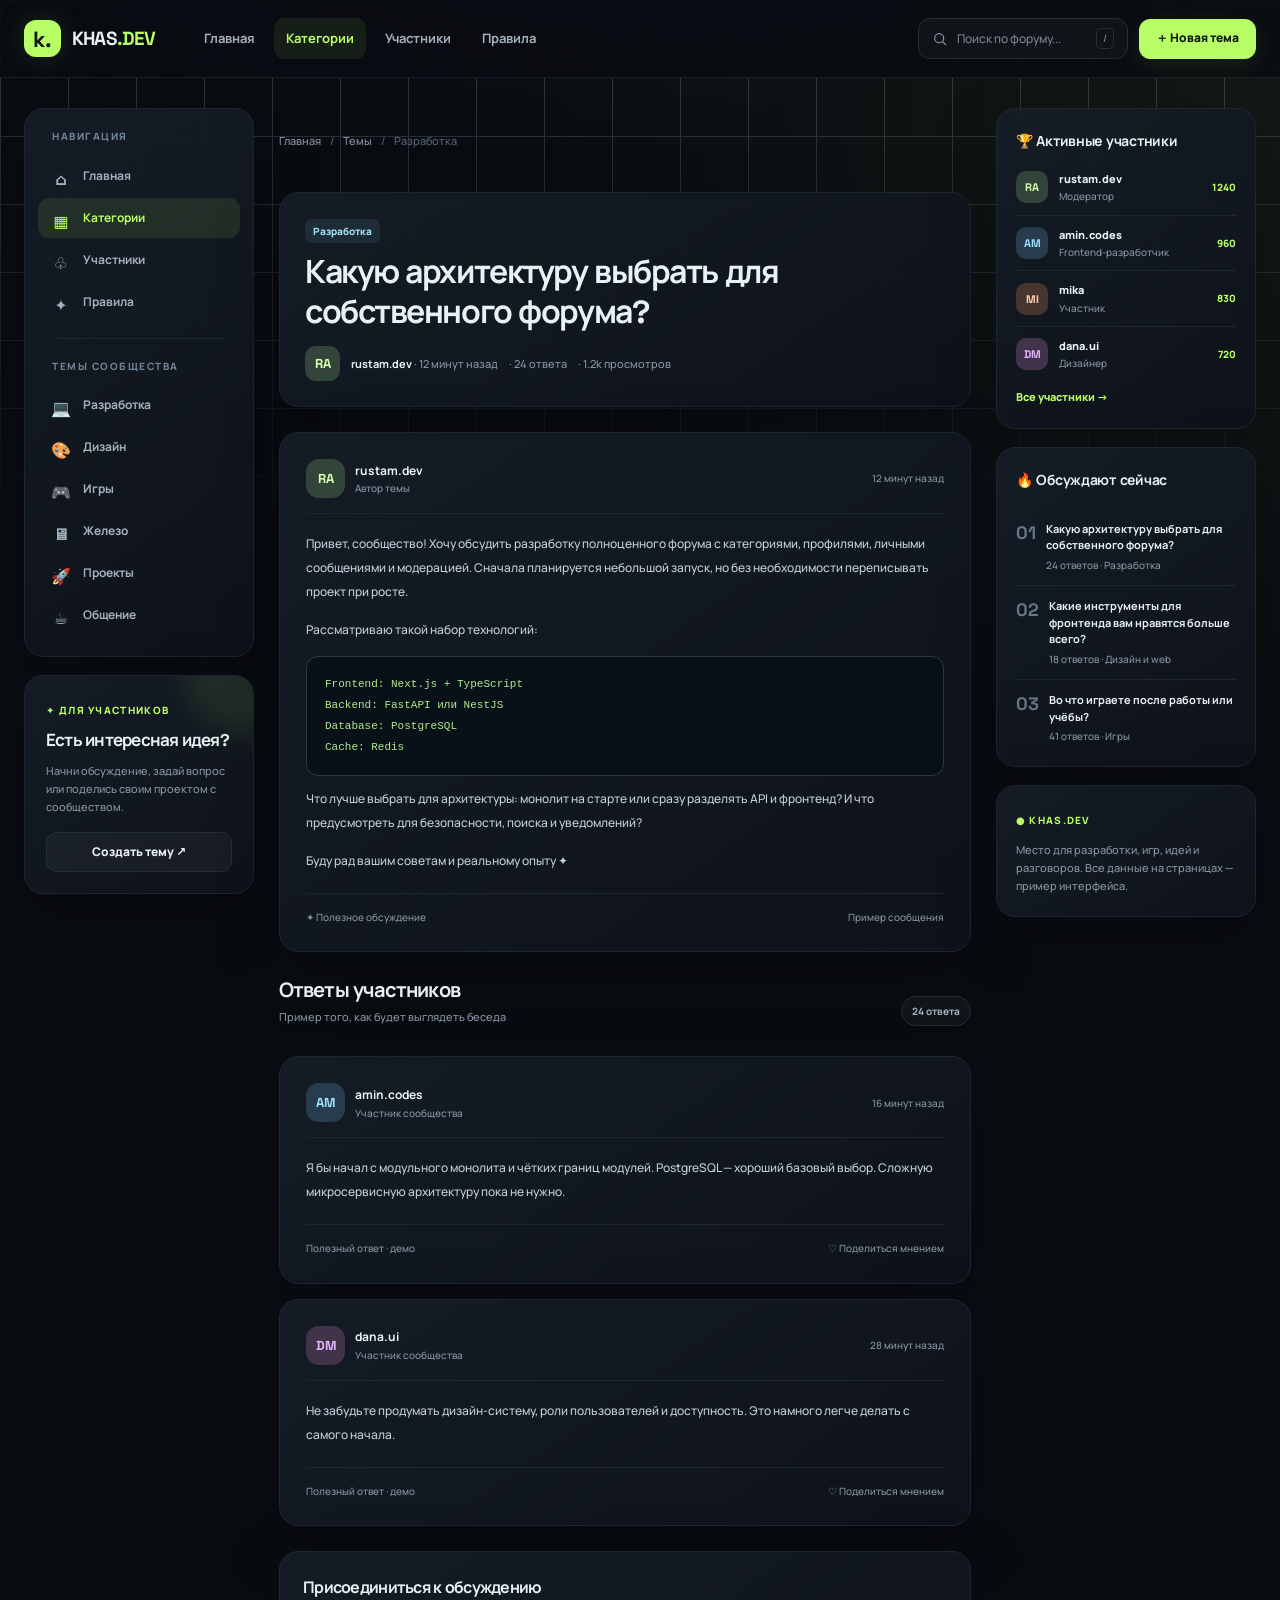
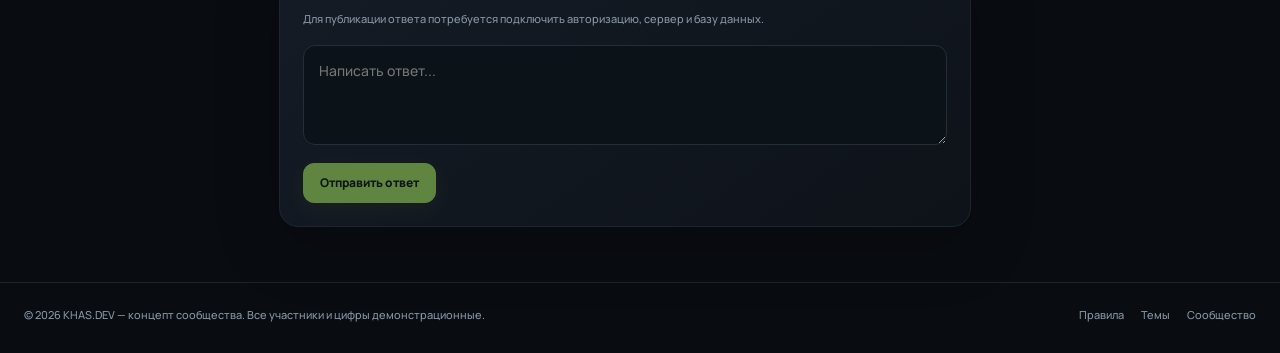
<file: topic.html>
<!doctype html>
<html lang="ru">
<head>
<meta charset="utf-8">
<meta name="viewport" content="width=device-width, initial-scale=1">
<meta name="theme-color" content="#090c11">
<meta name="description" content="Форум сообщества KHAS.DEV: обсуждения, разработка, дизайн, игры и многое другое.">
<title>Какую архитектуру выбрать для собственного форума? — KHAS.DEV</title>
<link rel="stylesheet" href="style.css">
</head>
<body>
<header class="site-header"><div class="container header-inner">
      <a href="index.html" class="brand" aria-label="KHAS.DEV — главная"><span class="brand-mark">k.</span><span class="brand-word">KHAS<span>.DEV</span></span></a>
      <nav class="header-nav" aria-label="Главное меню"><a href="index.html" >Главная</a><a href="categories.html" class="is-active" aria-current="page">Категории</a><a href="members.html" >Участники</a><a href="rules.html" >Правила</a></nav>
      <div class="header-actions"><label class="searchbox" title="Поиск — элемент демонстрационного дизайна"><svg viewBox="0 0 24 24" fill="none" stroke="currentColor" stroke-width="1.8" aria-hidden="true"><circle cx="10.8" cy="10.8" r="6.8"/><path d="m16 16 5 5"/></svg><input aria-label="Поиск (демо)" placeholder="Поиск по форуму..." type="search" disabled><span class="kbd">/</span></label><a class="btn btn-primary" href="new-topic.html">＋ Новая тема</a></div>
    </div></header>
<div class="container main-layout">
<aside class="left-sidebar sidebar-sticky" aria-label="Боковое меню">
       <div class="panel side-panel"><span class="side-label">Навигация</span><a class="side-link " href="index.html"><span class="side-icon">⌂</span>Главная</a><a class="side-link active" href="categories.html"><span class="side-icon">▦</span>Категории</a><a class="side-link " href="members.html"><span class="side-icon">♧</span>Участники</a><a class="side-link " href="rules.html"><span class="side-icon">✦</span>Правила</a><div class="side-sep"></div><span class="side-label">Темы сообщества</span><a class="side-link" href="categories.html#development"><span class="side-icon">💻</span>Разработка</a><a class="side-link" href="categories.html#design"><span class="side-icon">🎨</span>Дизайн</a><a class="side-link" href="categories.html#gaming"><span class="side-icon">🎮</span>Игры</a><a class="side-link" href="categories.html#hardware"><span class="side-icon">🖥</span>Железо</a><a class="side-link" href="categories.html#projects"><span class="side-icon">🚀</span>Проекты</a><a class="side-link" href="categories.html#talk"><span class="side-icon">☕</span>Общение</a></div>
       <div class="panel help-card"><span class="mini-label">✦ Для участников</span><h3>Есть интересная идея?</h3><p>Начни обсуждение, задай вопрос или поделись своим проектом с сообществом.</p><a class="btn btn-soft" href="new-topic.html">Создать тему ↗</a></div>
    </aside>
<main class="page-main" id="main-content">
<section class="page-heading anim-in"><div class="breadcrumbs"><a href="index.html">Главная</a><span>/</span><a href="categories.html">Темы</a><span>/</span><span>Разработка</span></div></section><article class="panel topic-header anim-in delay-1"><span class="tag blue">Разработка</span><h1>Какую архитектуру выбрать для собственного форума?</h1><div class="topic-author"><span class="avatar ">RA</span><span><strong>rustam.dev</strong> · 12 минут назад</span><span>· 24 ответа</span><span>· 1.2k просмотров</span></div></article><article class="panel topic-post anim-in delay-2"><div class="post-top"><div class="author-inline"><span class="avatar ">RA</span><div><strong>rustam.dev</strong><small>Автор темы</small></div></div><time>12 минут назад</time></div><div class="post-body"><p>Привет, сообщество! Хочу обсудить разработку полноценного форума с категориями, профилями, личными сообщениями и модерацией. Сначала планируется небольшой запуск, но без необходимости переписывать проект при росте.</p><p>Рассматриваю такой набор технологий:</p><pre>Frontend: Next.js + TypeScript
Backend: FastAPI или NestJS
Database: PostgreSQL
Cache: Redis</pre><p>Что лучше выбрать для архитектуры: монолит на старте или сразу разделять API и фронтенд? И что предусмотреть для безопасности, поиска и уведомлений?</p><p>Буду рад вашим советам и реальному опыту ✦</p></div><div class="post-footer"><span>✦ Полезное обсуждение</span><span>Пример сообщения</span></div></article><section class="page-section anim-in delay-3"><div class="section-header"><div><h2>Ответы участников</h2><p>Пример того, как будет выглядеть беседа</p></div><span class="pill">24 ответа</span></div><article class="panel topic-post"><div class="post-top"><div class="author-inline"><span class="avatar a2">AM</span><div><strong>amin.codes</strong><small>Участник сообщества</small></div></div><time>16 минут назад</time></div><div class="post-body"><p>Я бы начал с модульного монолита и чётких границ модулей. PostgreSQL — хороший базовый выбор. Сложную микросервисную архитектуру пока не нужно.</p></div><div class="post-footer"><span>Полезный ответ · демо</span><span>♡ Поделиться мнением</span></div></article><article class="panel topic-post"><div class="post-top"><div class="author-inline"><span class="avatar a4">DM</span><div><strong>dana.ui</strong><small>Участник сообщества</small></div></div><time>28 минут назад</time></div><div class="post-body"><p>Не забудьте продумать дизайн-систему, роли пользователей и доступность. Это намного легче делать с самого начала.</p></div><div class="post-footer"><span>Полезный ответ · демо</span><span>♡ Поделиться мнением</span></div></article></section><section class="panel reply-panel anim-in delay-4"><h2>Присоединиться к обсуждению</h2><p>Для публикации ответа потребуется подключить авторизацию, сервер и базу данных.</p><textarea disabled placeholder="Написать ответ..."></textarea><button type="button" class="btn btn-primary" disabled>Отправить ответ</button></section>
</main>
<aside class="right-sidebar sidebar-sticky" aria-label="Информация сообщества"><div class="panel right-card"><h3>🏆 Активные участники</h3><div class="top-member"><span class="avatar ">RA</span><span class="member-text"><strong>rustam.dev</strong><small>Модератор</small></span><span class="member-score">1240</span></div><div class="top-member"><span class="avatar a2">AM</span><span class="member-text"><strong>amin.codes</strong><small>Frontend-разработчик</small></span><span class="member-score">960</span></div><div class="top-member"><span class="avatar a3">MI</span><span class="member-text"><strong>mika</strong><small>Участник</small></span><span class="member-score">830</span></div><div class="top-member"><span class="avatar a4">DM</span><span class="member-text"><strong>dana.ui</strong><small>Дизайнер</small></span><span class="member-score">720</span></div><a class="view-all" href="members.html" style="display:inline-block;margin-top:16px">Все участники →</a></div><div class="panel right-card"><h3>🔥 Обсуждают сейчас</h3><div class="trending-item"><span class="trend-num">01</span><div><a href="topic.html"><strong>Какую архитектуру выбрать для собственного форума?</strong></a><small>24 ответов · Разработка</small></div></div><div class="trending-item"><span class="trend-num">02</span><div><a href="topic-frontend.html"><strong>Какие инструменты для фронтенда вам нравятся больше всего?</strong></a><small>18 ответов · Дизайн и web</small></div></div><div class="trending-item"><span class="trend-num">03</span><div><a href="topic-gaming.html"><strong>Во что играете после работы или учёбы?</strong></a><small>41 ответов · Игры</small></div></div></div><div class="panel right-card"><span class="mini-label">● KHAS.DEV</span><p class="muted" style="font-size:11px;margin:11px 0 0">Место для разработки, игр, идей и разговоров. Все данные на страницах — пример интерфейса.</p></div></aside>
</div>
<footer class="footer"><div class="container footer-inner"><span>© 2026 KHAS.DEV — концепт сообщества. Все участники и цифры демонстрационные.</span><div class="footer-links"><a href="rules.html">Правила</a><a href="categories.html">Темы</a><a href="members.html">Сообщество</a></div></div></footer>
</body>
</html>
</file>
<file: style.css>
/* KHAS.DEV — демонстрационный форум. Только CSS, без JavaScript. */
@import url('https://fonts.googleapis.com/css2?family=Manrope:wght@400;500;600;700;800&family=Space+Grotesk:wght@500;600;700&display=swap');
:root {
  color-scheme: dark;
  --bg: #090c11;
  --panel: #10151d;
  --panel-raised: #151b25;
  --panel-hover: #19222c;
  --line: #242e39;
  --line-soft: #1d2630;
  --text: #e9f1f5;
  --muted: #8795a4;
  --accent: #b8ff65;
  --accent-dark: #0d1b09;
  --cyan: #7ddaf5;
  --orange: #ffba84;
  --purple: #c0a7ff;
  --radius: 19px;
  --radius-sm: 12px;
  --shadow: 0 18px 65px rgba(0,0,0,.22);
}
* { box-sizing: border-box; }
html { scroll-behavior: smooth; }
body {
  margin: 0; min-width: 320px; color: var(--text);
  background: radial-gradient(ellipse 72% 28% at 48% -13%, rgba(125,218,245,.10), transparent 70%),
              radial-gradient(circle at 100% 4%, rgba(184,255,101,.055), transparent 33%), var(--bg);
  font: 500 14px/1.65 'Manrope', system-ui, -apple-system, 'Segoe UI', sans-serif;
}
body::before {
  content: ''; position: fixed; inset: 0; pointer-events: none; opacity: .19; z-index: -1;
  background-image: linear-gradient(#fff 1px,transparent 1px),linear-gradient(90deg,#fff 1px,transparent 1px);
  background-size: 68px 68px; mask-image: linear-gradient(to bottom,#000,transparent 62%);
}
a { color: inherit; text-decoration: none; }
button, input, textarea, select { font: inherit; }
button { cursor: pointer; }
input, textarea, select { color: var(--text); }
::selection { background: var(--accent); color: #0b0f0a; }
:focus-visible { outline: 2px solid var(--accent); outline-offset: 4px; }
.container { width: min(1430px, calc(100% - 48px)); margin: 0 auto; }
.site-header {
  position: sticky; top: 0; z-index: 30; border-bottom: 1px solid rgba(137,157,176,.13);
  background: rgba(9,12,17,.83); backdrop-filter: blur(18px);
}
.header-inner { min-height: 77px; display: flex; align-items: center; gap: 36px; }
.brand { display: inline-flex; align-items: center; gap: 11px; flex-shrink: 0; }
.brand-mark { width: 37px; height: 37px; display: grid; place-items: center; border-radius: 12px; background: var(--accent); color: #111a0e; font: 800 22px/1 'Space Grotesk', sans-serif; box-shadow: 0 0 30px rgba(184,255,101,.13); }
.brand-word { font: 700 19px/1 'Space Grotesk', sans-serif; letter-spacing: -.8px; }
.brand-word span { color: var(--accent); }
.header-nav { display: flex; align-items: center; gap: 7px; margin-right: auto; }
.header-nav a { padding: 10px 12px; border-radius: 10px; color: #a4b0bc; font-size: 13px; font-weight: 700; transition: color .22s, background .22s; }
.header-nav a:hover, .header-nav a.is-active { background: rgba(184,255,101,.08); color: var(--accent); }
.header-actions { display: flex; align-items: center; gap: 11px; }
.searchbox { display: flex; gap: 9px; align-items: center; border: 1px solid var(--line); border-radius: 12px; width: 210px; padding: 9px 13px; background: rgba(255,255,255,.027); color: var(--muted); }
.searchbox svg { flex: 0 0 auto; width: 16px; height: 16px; }
.searchbox input { padding: 0; width: 100%; border: 0; outline: none; background: transparent; font-size: 12px; }
.searchbox input::placeholder { color: #788695; }
.kbd { flex-shrink: 0; font-size: 10px; border: 1px solid var(--line); padding: 1px 6px; border-radius: 5px; }
.btn { min-height: 40px; display: inline-flex; gap: 9px; justify-content: center; align-items: center; padding: 10px 16px; border: 1px solid var(--line); border-radius: 11px; font-size: 12px; font-weight: 800; line-height: 1.2; transition: transform .23s, background .23s, color .23s, border-color .23s, box-shadow .23s; }
.btn:hover { transform: translateY(-2px); }
.btn-primary { background: var(--accent); border-color: var(--accent); color: #0c1508; box-shadow: 0 7px 23px rgba(184,255,101,.09); }
.btn-primary:hover { background: #ceff94; box-shadow: 0 9px 28px rgba(184,255,101,.2); }
.btn-soft { background: rgba(255,255,255,.04); color: var(--text); }
.btn-soft:hover { border-color: #4b5b6a; background: rgba(255,255,255,.065); }
.btn[disabled] { opacity: .47; cursor: not-allowed; }
.btn[disabled]:hover { transform: none; box-shadow: none; }
.main-layout { display: grid; grid-template-columns: 230px minmax(0,1fr) 260px; gap: 25px; align-items: start; padding-top: 30px; }
.left-sidebar, .right-sidebar { display: flex; flex-direction: column; gap: 18px; }
.sidebar-sticky { position: sticky; top: 107px; }
.panel { background: linear-gradient(145deg,rgba(22,29,39,.95),rgba(14,19,26,.99)); border: 1px solid var(--line-soft); border-radius: var(--radius); box-shadow: var(--shadow); }
.side-panel { padding: 19px 13px; }
.side-label { display: block; padding: 0 14px; margin: 0 0 11px; color: #718294; text-transform: uppercase; letter-spacing: 1.5px; font-size: 10px; font-weight: 800; }
.side-link { display: flex; align-items: center; gap: 12px; padding: 10px 13px; border-radius: 11px; margin: 2px 0; font-size: 12px; color: #a3b0be; font-weight: 700; transition: color .2s,background .2s,transform .2s; }
.side-link:hover { color: var(--text); background: #202a35; transform: translateX(3px); }
.side-link.active { color: var(--accent); background: rgba(184,255,101,.095); }
.side-icon { display: grid; place-items: center; width: 20px; height: 20px; font-size: 16px; }
.side-link .count { margin-left: auto; font-size: 10px; color: #7d8e9e; }
.side-sep { height: 1px; background: var(--line-soft); margin: 16px 14px 19px; }
.help-card { padding: 21px; position: relative; overflow: hidden; }
.help-card::after { position: absolute; content:''; width: 130px; height: 130px; border-radius: 50%; right: -60px; top: -70px; background: var(--accent); opacity: .09; filter: blur(15px); }
.help-card .mini-label { color: var(--accent); }
.help-card h3 { font-size: 17px; line-height: 1.4; margin: 9px 0; }
.help-card p, .muted { color: var(--muted); }
.help-card p { font-size: 11px; margin: 0 0 16px; }
.help-card .btn { width: 100%; }
.page-main { min-width: 0; display: flex; flex-direction: column; gap: 25px; }
.hero { min-height: 320px; position: relative; display: flex; align-items: center; padding: 34px; overflow: hidden; border: 1px solid #344338; border-radius: 23px; background: radial-gradient(circle at 85% 20%, rgba(184,255,101,.16),transparent 38%), linear-gradient(125deg,#192723,#111b1b 63%,#131d1b); }
.hero::after { content: ''; position: absolute; width: 470px; height: 470px; right: -250px; bottom: -315px; border: 1px solid rgba(184,255,101,.24); box-shadow: 0 0 0 55px rgba(184,255,101,.03),0 0 0 105px rgba(184,255,101,.025); border-radius: 50%; pointer-events: none; }
.hero-content { z-index: 2; width: 59%; }
.eyebrow, .mini-label { display: inline-flex; align-items: center; gap: 8px; text-transform: uppercase; letter-spacing: 1.3px; color: var(--accent); font-size: 10px; font-weight: 800; }
.live-dot { height: 7px; width: 7px; background: var(--accent); display: inline-block; border-radius: 50%; box-shadow: 0 0 0 5px rgba(184,255,101,.1); animation: heartbeat 2.4s ease-in-out infinite; }
h1,h2,h3,h4 { font-family: 'Space Grotesk','Manrope',sans-serif; letter-spacing: -.045em; }
.hero h1 { margin: 13px 0 13px; max-width: 535px; font-size: clamp(29px, 3vw, 43px); line-height: 1.12; font-weight: 700; }
.hero h1 em { color: var(--accent); font-style: normal; }
.hero p { max-width: 440px; color: #adbfb4; margin: 0 0 25px; font-size: 12px; line-height: 1.9; }
.hero-actions { display: flex; flex-wrap: wrap; gap: 10px; }
.hero-visual { position: absolute; right: 25px; top: 44px; width: 38%; max-width: 310px; transform: rotate(6deg); animation: hover-card 5.4s ease-in-out infinite; }
.code-window { border: 1px solid #405649; overflow: hidden; border-radius: 15px; background: rgba(10,16,15,.86); box-shadow: 0 20px 50px rgba(0,0,0,.34); }
.window-top { display: flex; align-items: center; gap: 5px; padding: 13px 15px; border-bottom: 1px solid #2a3c34; }
.window-top span { width: 8px; height: 8px; background: #ff927c; border-radius: 50%; }
.window-top span:nth-child(2) { background: #f2c36e; }
.window-top span:nth-child(3) { background: var(--accent); }
.window-top small { margin-left: auto; font-size: 10px; color: #7c9788; }
.code-lines { padding: 16px 17px 22px; font: 11px/2.2 ui-monospace,'SFMono-Regular',Consolas,monospace; white-space: nowrap; }
.code-lines .green { color: var(--accent); }.code-lines .blue { color: var(--cyan); }.code-lines .orange { color: var(--orange); }.code-lines .comment { color: #698075; }
.stat-grid { display: grid; grid-template-columns: repeat(3,1fr); gap: 13px; }
.stat { padding: 16px 19px; display: flex; gap: 12px; align-items: center; }
.stat-icon { display: grid; flex-shrink:0; place-items: center; height: 39px; width: 39px; border-radius: 12px; background: rgba(184,255,101,.09); color: var(--accent); font-size: 19px; }
.stat:nth-child(2) .stat-icon { background: rgba(125,218,245,.08); color: var(--cyan); }
.stat:nth-child(3) .stat-icon { background: rgba(192,167,255,.09); color: var(--purple); }
.stat strong { font: 700 22px/1.15 'Space Grotesk',sans-serif; display:block; }
.stat small { display:block; color: var(--muted); font-size:10px; margin-top:3px; }
.section-header { display:flex; align-items:end; justify-content:space-between; gap: 15px; margin: 0 0 15px; }
.section-header h2 { font-size: 20px; line-height:1.3; margin: 0; }
.section-header p { color: var(--muted); margin: 5px 0 0; font-size: 11px; }
.view-all { font-size: 11px; color: var(--accent); font-weight: 800; white-space: nowrap; }
.view-all:hover { text-decoration: underline; }
.category-grid { display:grid; grid-template-columns:repeat(4,minmax(0,1fr)); gap:11px; }
.category-card { padding: 20px 15px; border: 1px solid var(--line); border-radius: 16px; background: linear-gradient(145deg,#141b24,#10161d); transition: transform .25s, border-color .25s,background .25s; }
.category-card:hover { transform: translateY(-5px); border-color: #52613e; background: #1b2527; }
.category-emoji { width: 38px; height: 38px; display: grid; place-items: center; font-size: 21px; border-radius: 12px; margin-bottom: 15px; background: rgba(184,255,101,.095); }
.category-card:nth-child(4n+2) .category-emoji { background: rgba(125,218,245,.10); }
.category-card:nth-child(4n+3) .category-emoji { background: rgba(255,186,132,.11); }
.category-card:nth-child(4n+4) .category-emoji { background: rgba(192,167,255,.11); }
.category-card h3 { margin: 0 0 5px; font-size: 12px; letter-spacing: -.02em; }
.category-card p { margin: 0; font-size: 10px; line-height: 1.5; color: var(--muted); }
.thread-list { overflow: hidden; }
.thread-card { display: grid; grid-template-columns: 42px minmax(0,1fr) auto; gap: 14px; align-items:start; padding: 20px; border-bottom:1px solid var(--line-soft); transition:background .22s, transform .22s; }
.thread-card:last-child { border:0; }
.thread-card:hover { background:rgba(184,255,101,.035); }
.avatar { flex-shrink:0; display:grid; place-items:center; width: 39px; height:39px; border-radius: 13px; font:700 13px 'Space Grotesk',sans-serif; background:#33443a; color:#d7ffad; }
.avatar.a2 { background:#273d4d;color:#9ce1ff; }.avatar.a3{background:#48352e;color:#ffd0ad}.avatar.a4{background:#40334a;color:#e2b8ff}.avatar.a5{background:#3c3d2f;color:#e9e5a6}.avatar.a6{background:#293d3c;color:#9cfff2}
.thread-card h3 { margin: -3px 0 6px; font-size: 14px; line-height:1.5; letter-spacing:-.025em; }
.thread-card h3 a:hover { color: var(--accent); }
.thread-details { display:flex; align-items:center; flex-wrap:wrap; column-gap: 11px; row-gap:3px; color: var(--muted); font-size:10px; }
.tag { font-size: 10px; line-height:1.2; font-weight:800; padding:5px 8px; border-radius:7px; color:#badd9f; background:rgba(184,255,101,.08); }
.tag.blue{color:#a2def5;background:rgba(125,218,245,.09)}.tag.orange{color:#ffd0a8;background:rgba(255,186,132,.09)}.tag.purple{color:#d1bfff;background:rgba(192,167,255,.10)}
.thread-excerpt { margin:8px 0 0; color:#8e9cab; font-size:11px; line-height:1.7; }
.thread-metrics { display:flex; align-items:center; gap:14px; margin-top:7px; color:#8b98a7; font-size:10px; }
.metric { display:inline-flex; align-items:center; gap:5px; white-space:nowrap; }
.metric svg { height:14px; width:14px; stroke: currentColor; }
.right-card { padding: 21px 19px; }
.right-card h3 { margin:0 0 17px; font-size:14px; letter-spacing:-.02em; }
.top-member { display:flex; align-items:center; gap:11px; padding:10px 0; border-top:1px solid var(--line-soft); }
.top-member:first-of-type { border-top:0; padding-top:0; }.top-member:last-of-type { padding-bottom:0; }
.top-member .avatar { width:32px; height:32px; border-radius:10px; font-size:11px; }
.member-text { flex:1; min-width:0; }
.member-text strong { display:block; font-size:11px; font-weight:800; }.member-text small { display:block; font-size:10px; color:var(--muted); }
.member-score { font-size:10px; color:var(--accent); font-weight:800; }
.trending-item { display:flex; gap:10px; align-items:start; padding:12px 0; border-bottom:1px solid var(--line-soft); }
.trending-item:last-child { border-bottom:0; padding-bottom:0; }
.trend-num { font:700 18px 'Space Grotesk',sans-serif; color:#647687; }
.trending-item strong { display:block; font-size:11px; line-height:1.5; }.trending-item a:hover{color:var(--accent)}.trending-item small{display:block;color:var(--muted);font-size:10px;margin-top:3px}
.footer { margin-top: 55px; padding: 23px 0 29px; border-top: 1px solid var(--line-soft); }
.footer-inner {display:flex; gap:20px; align-items:center; justify-content:space-between; flex-wrap:wrap; color:var(--muted);font-size:11px;}
.footer a:hover{color:var(--accent)}.footer-links{display:flex;gap:17px;flex-wrap:wrap;}
.page-heading { padding: 24px 0 0; }
.breadcrumbs { display:flex; flex-wrap:wrap; gap:9px; align-items:center; font-size:11px; color:var(--muted); margin-bottom:17px; }.breadcrumbs span{color:#536372}.breadcrumbs a:hover{color:var(--accent)}
.page-heading h1 { font-size:clamp(26px,3vw,37px);line-height:1.22;margin:0 0 8px;}.page-heading p { color:var(--muted);font-size:12px;margin:0;max-width:610px; }
.page-section {display:flex;flex-direction:column;gap:15px;}
.category-row { padding: 24px; display:grid; grid-template-columns:52px 1fr; gap:16px; scroll-margin-top:110px; }
.category-row .category-emoji { width:51px;height:51px;font-size:27px;margin:0; }
.category-row h2 {margin:0 0 3px;font-size:17px;}.category-row p{color:var(--muted);font-size:11px;margin:0 0 13px;}.category-row .category-links{display:flex;flex-direction:column;gap:7px}.category-row .category-links a{font-size:11px;color:#c2d1d9}.category-row .category-links a:hover{color:var(--accent)}
.pill-row{display:flex;gap:7px;flex-wrap:wrap}.pill{display:inline-flex;align-items:center;gap:5px;padding:6px 10px;border-radius:99px;background:rgba(255,255,255,.04);border:1px solid var(--line);font-size:10px;color:#a6b5c2;font-weight:700;}.pill.accent{background:rgba(184,255,101,.08);color:var(--accent);border-color:rgba(184,255,101,.18)}
.member-grid{display:grid;grid-template-columns:repeat(2,minmax(0,1fr));gap:13px}.member-card{padding:23px;transition:transform .25s,border-color .25s}.member-card:hover{transform:translateY(-4px);border-color:#475440}.member-card .avatar{width:54px;height:54px;border-radius:17px;font-size:19px;margin-bottom:15px}.member-card h2{font-size:16px;margin:0 0 2px}.member-card .member-role{display:block;font-size:11px;color:var(--accent);margin-bottom:9px}.member-card p{font-size:11px;color:var(--muted);margin:0 0 13px}.member-card .pill-row{margin-top:13px}
.rules-intro {padding:23px;border-left:3px solid var(--accent)}.rules-intro strong{font-size:14px}.rules-intro p{font-size:12px;color:var(--muted);margin:7px 0 0}.rule{overflow:hidden}.rule summary{list-style:none;display:flex;align-items:center;gap:13px;padding:18px 22px;cursor:pointer;font-size:13px;font-weight:800}.rule summary::-webkit-details-marker{display:none}.rule summary::after{content:'+';font-size:22px;line-height:1;margin-left:auto;color:var(--accent);transition:transform .3s}.rule[open] summary::after{transform:rotate(45deg)}.rule[open] summary{color:var(--accent)}.rule p{font-size:12px;color:var(--muted);margin:0;padding:0 22px 20px 59px}.rule .rule-number{width:24px;height:24px;display:grid;place-items:center;border-radius:8px;background:rgba(184,255,101,.1);font-size:11px;color:var(--accent)}
.form-panel{padding:25px}.field{margin:0 0 22px}.field label{display:block;font-size:12px;font-weight:800;margin-bottom:8px}.field input,.field textarea,.field select{display:block;width:100%;background:#0c1219;border:1px solid #2a3541;border-radius:12px;padding:13px 15px;outline:none;transition:border-color .2s, box-shadow .2s}.field input:focus,.field textarea:focus,.field select:focus{border-color:#89b85b;box-shadow:0 0 0 3px rgba(184,255,101,.08)}.field textarea{min-height:185px;resize:vertical}.field select{appearance:none;background-image:linear-gradient(45deg,transparent 50%,#9aaaaf 50%),linear-gradient(135deg,#9aaaaf 50%,transparent 50%);background-position:calc(100% - 19px) center,calc(100% - 13px) center;background-size:6px 6px;background-repeat:no-repeat}.field .hint{display:block;margin-top:6px;font-size:10px;color:var(--muted)}.form-bottom{display:flex;align-items:center;justify-content:space-between;gap:15px;flex-wrap:wrap;border-top:1px solid var(--line-soft);padding-top:21px}.notice{font-size:11px;color:#9daab7;max-width:350px}.notice strong{color:var(--orange)}
.topic-header{padding:25px}.topic-header h1{font-size:clamp(23px,2.6vw,32px);line-height:1.25;margin:11px 0 14px}.topic-author{display:flex;align-items:center;gap:11px;color:var(--muted);font-size:11px}.topic-author strong{color:var(--text)}.topic-author .avatar{width:35px;height:35px;border-radius:11px}.topic-post{padding:26px}.post-top{display:flex;gap:12px;align-items:center;justify-content:space-between;border-bottom:1px solid var(--line-soft);padding-bottom:15px;margin-bottom:18px}.post-top .author-inline{display:flex;align-items:center;gap:10px}.post-top .author-inline strong{display:block;font-size:12px}.post-top .author-inline small{display:block;color:var(--muted);font-size:10px}.post-top time{color:var(--muted);font-size:10px}.post-body{font-size:12px;line-height:2;color:#c4d0da}.post-body p{margin:0 0 14px}.post-body p:last-child{margin:0}.post-body ul{padding-left:21px}.post-body li{margin:6px 0}.post-body pre{background:#091118;border:1px solid #2c3a41;padding:17px 18px;border-radius:12px;overflow-x:auto;color:#b2e993;font:11px/1.9 Consolas,monospace}.post-footer{display:flex;justify-content:space-between;gap:12px;align-items:center;flex-wrap:wrap;padding-top:15px;margin-top:20px;border-top:1px solid var(--line-soft);font-size:10px;color:var(--muted)}.reply-panel{padding:23px}.reply-panel h2{font-size:16px;margin:0 0 8px}.reply-panel p{color:var(--muted);font-size:11px;margin:0 0 17px}.reply-panel textarea{width:100%;resize:vertical;min-height:100px;padding:13px 15px;color:var(--text);background:#0b1218;border:1px solid var(--line);border-radius:12px;cursor:not-allowed}.reply-panel .btn{margin-top:12px}
.empty-illustration{padding:20px 0;text-align:center}.empty-illustration .huge{font-size:35px;display:block}.empty-illustration p{font-size:11px;color:var(--muted)}
/* Animated entrances and microinteractions */
.anim-in { animation: fade-up .6s cubic-bezier(.22,1,.36,1) both; }
.delay-1 {animation-delay:.10s}.delay-2{animation-delay:.18s}.delay-3{animation-delay:.26s}.delay-4{animation-delay:.34s}
@keyframes fade-up { from{opacity:0;transform:translateY(18px)}to{opacity:1;transform:translateY(0)} }
@keyframes hover-card {0%,100%{transform:translateY(0) rotate(6deg)}50%{transform:translateY(-11px) rotate(4deg)}}
@keyframes heartbeat{0%,100%{box-shadow:0 0 0 5px rgba(184,255,101,.09)}50%{box-shadow:0 0 0 9px rgba(184,255,101,.025)}}
@media (max-width: 1230px) { .main-layout{grid-template-columns:210px minmax(0,1fr)}.right-sidebar{display:none}.header-inner{gap:21px}.searchbox{width:170px}.category-grid{grid-template-columns:repeat(4,minmax(0,1fr))} }
@media (max-width: 850px) { .container{width:min(100% - 30px,720px)}.main-layout{display:block;padding-top:22px}.left-sidebar{display:none}.header-inner{flex-wrap:wrap;gap:10px;padding:11px 0}.brand{margin-right:auto}.header-nav{order:3;flex-basis:100%;gap:2px;overflow-x:auto;margin-right:0}.header-nav a{font-size:11px;padding:8px 10px}.searchbox{display:none}.header-actions .btn{padding:10px 12px}.hero{min-height:290px}.hero-content{width:65%}.hero-visual{right:12px;width:34%}.page-main{gap:22px}.footer{margin-top:35px} }
@media (max-width: 590px) { .container{width:calc(100% - 26px)}.header-inner{min-height:64px}.brand-word{font-size:17px}.brand-mark{width:33px;height:33px}.hero{padding:24px;min-height:290px}.hero-content{width:100%}.hero h1{max-width:420px;font-size:31px}.hero p{max-width:340px}.hero-visual{display:none}.stat-grid{grid-template-columns:repeat(3,minmax(0,1fr));gap:8px}.stat{padding:12px 10px;display:block}.stat-icon{height:29px;width:29px;font-size:15px;border-radius:8px;margin-bottom:9px}.stat strong{font-size:18px}.stat small{font-size:9px}.category-grid{grid-template-columns:repeat(2,minmax(0,1fr));gap:9px}.category-card{padding:15px 13px}.thread-card{grid-template-columns:35px minmax(0,1fr);gap:9px;padding:17px 13px}.thread-card .avatar{width:33px;height:33px;border-radius:10px}.thread-metrics{grid-column:2;margin-top:-1px}.thread-card h3{font-size:12px}.thread-excerpt{font-size:10px}.member-grid{grid-template-columns:1fr}.category-row{grid-template-columns:41px 1fr;padding:17px;gap:12px}.category-row .category-emoji{width:40px;height:40px;font-size:22px}.form-panel,.topic-post,.topic-header,.reply-panel{padding:18px}.page-heading h1{font-size:28px}.post-body pre{font-size:10px}.section-header h2{font-size:18px}.footer-inner{align-items:flex-start;flex-direction:column}.form-bottom{align-items:stretch}.form-bottom .btn{width:100%} }
@media (prefers-reduced-motion: reduce) { *,*::before,*::after{animation-duration:.01ms!important;animation-iteration-count:1!important;scroll-behavior:auto!important;transition-duration:.01ms!important} }
</file>
